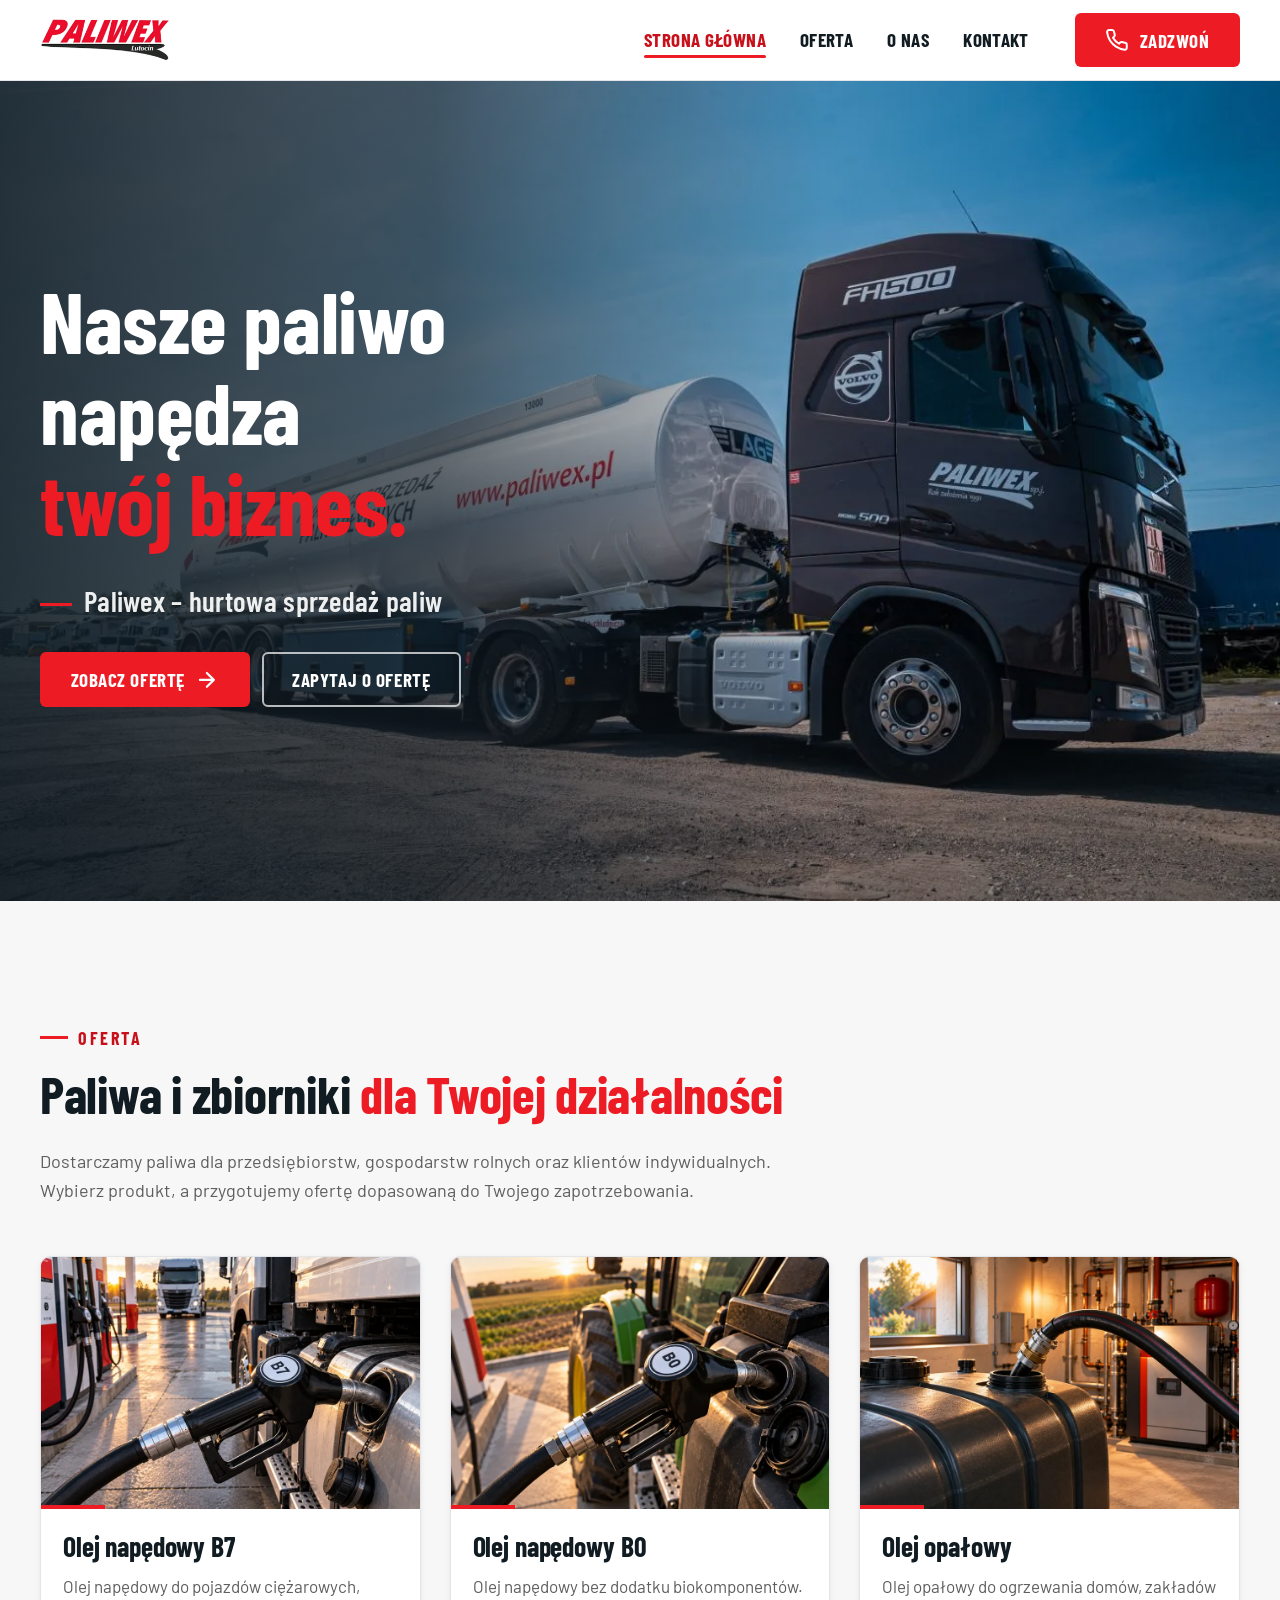
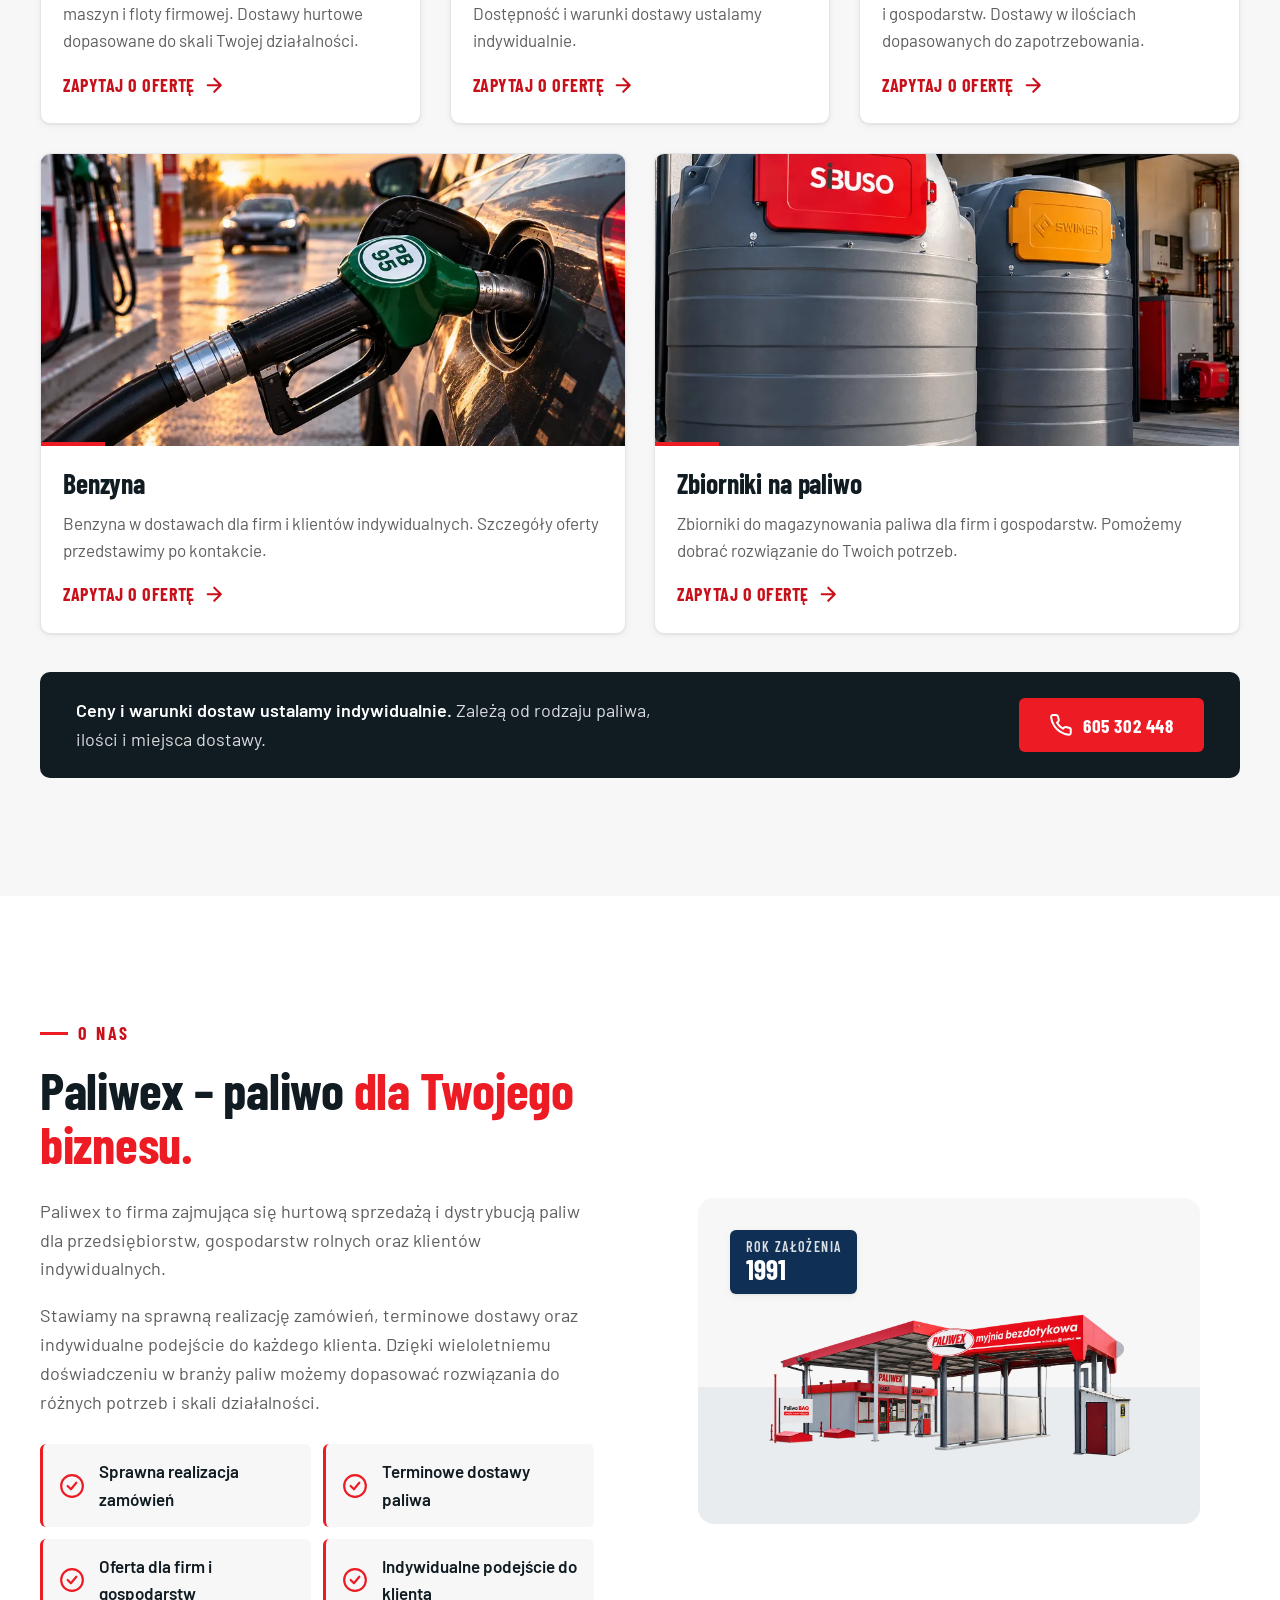
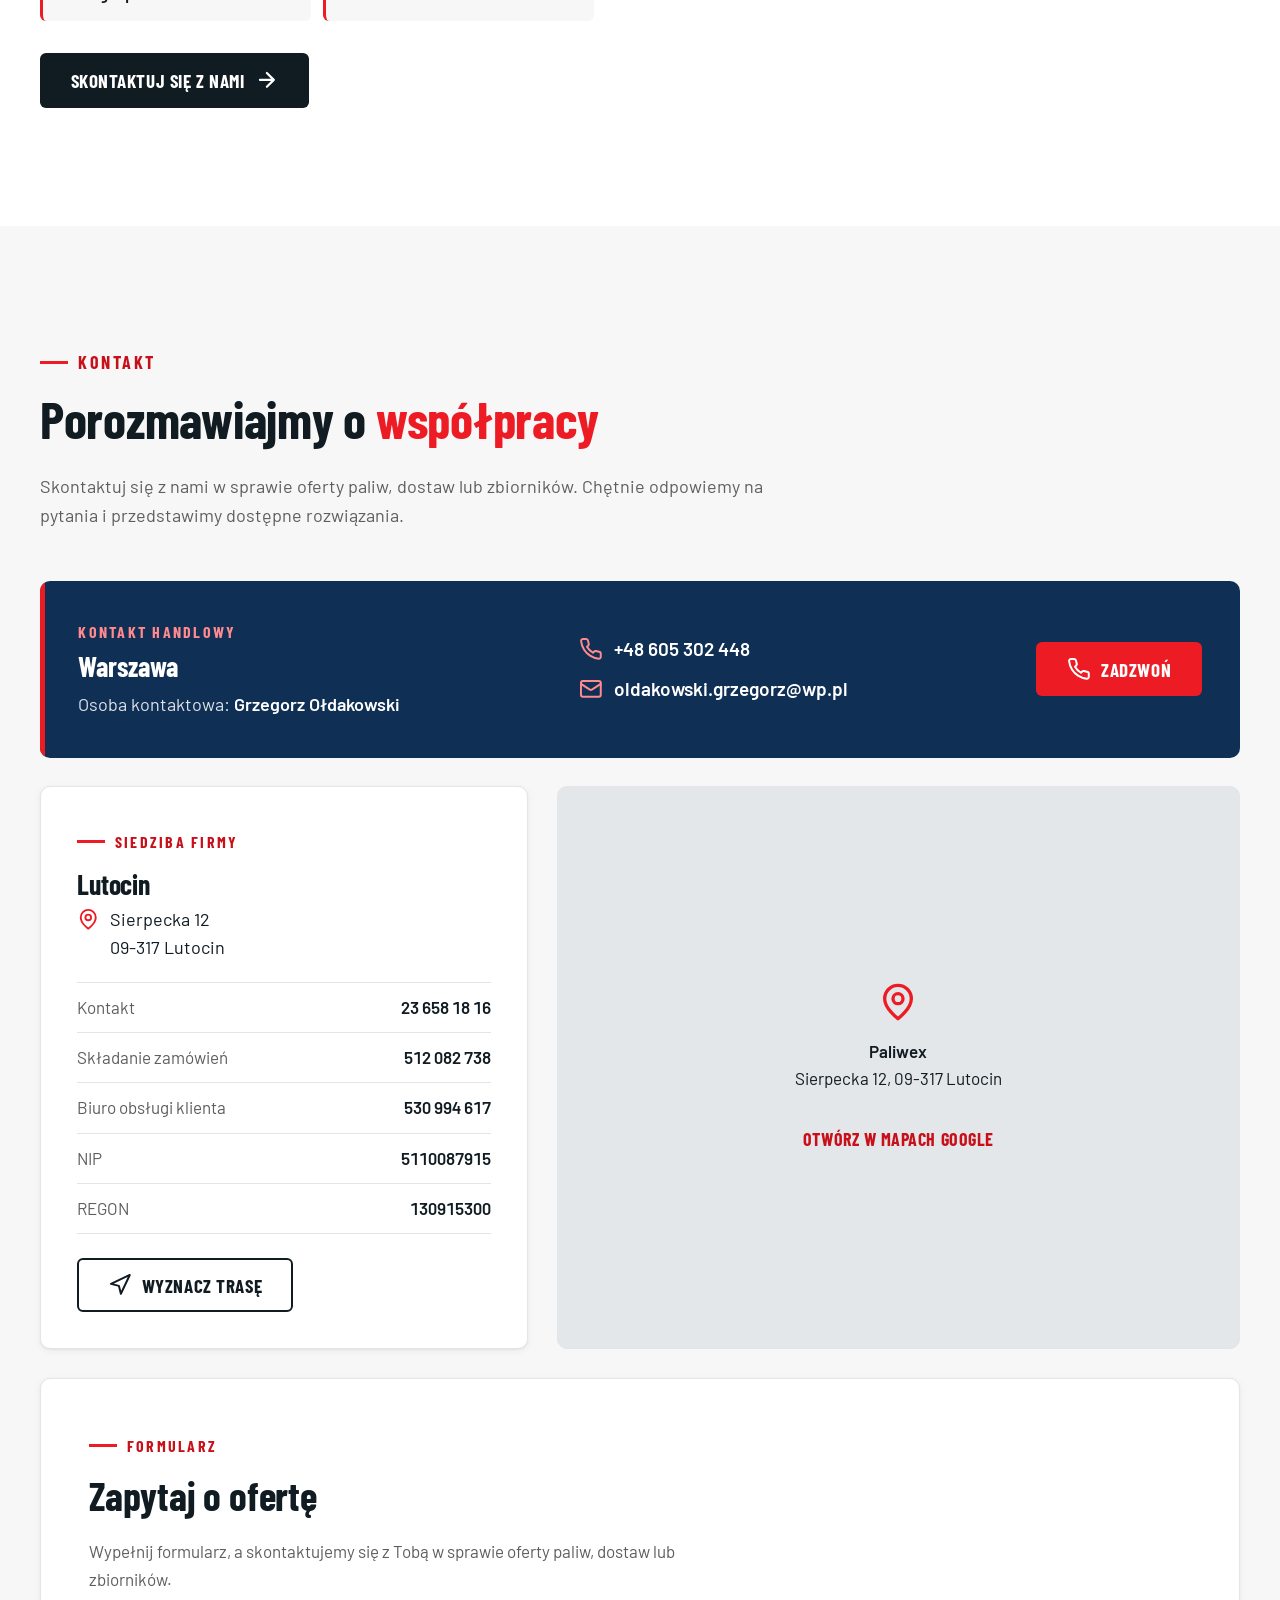
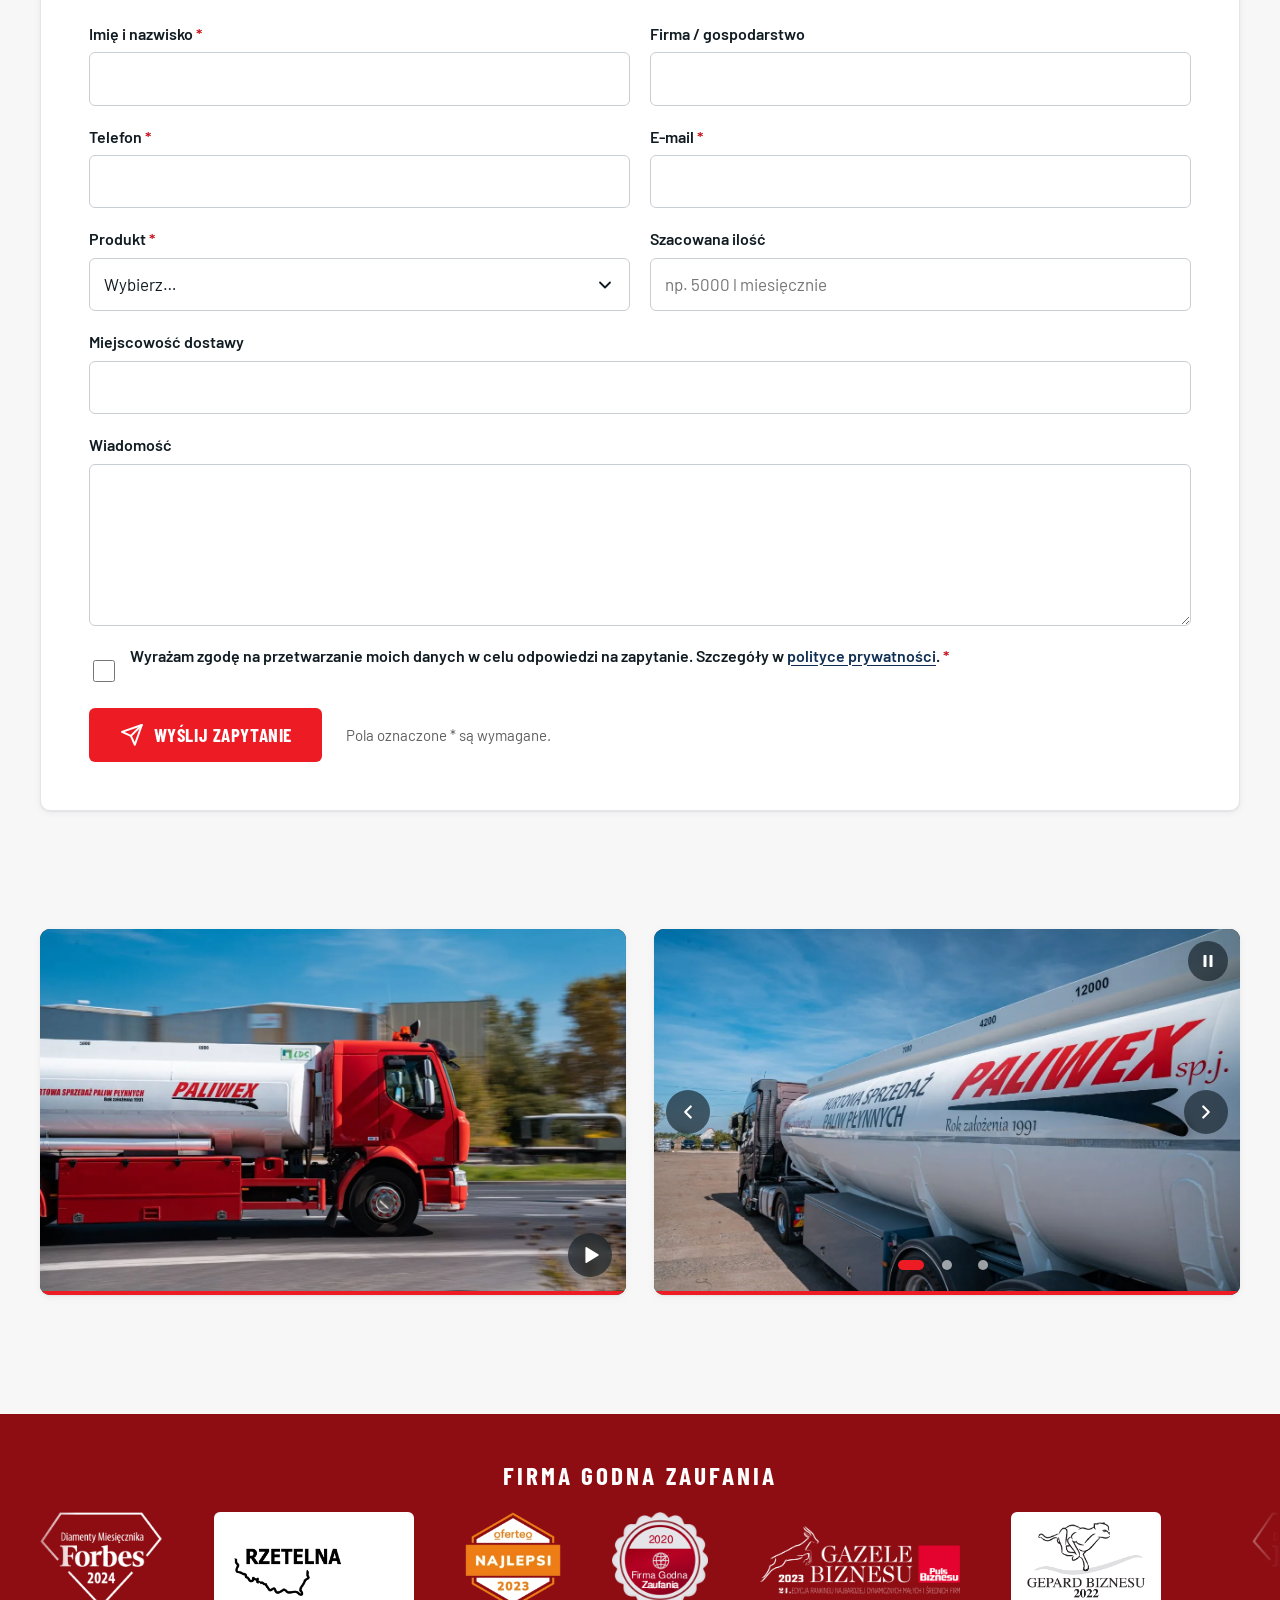
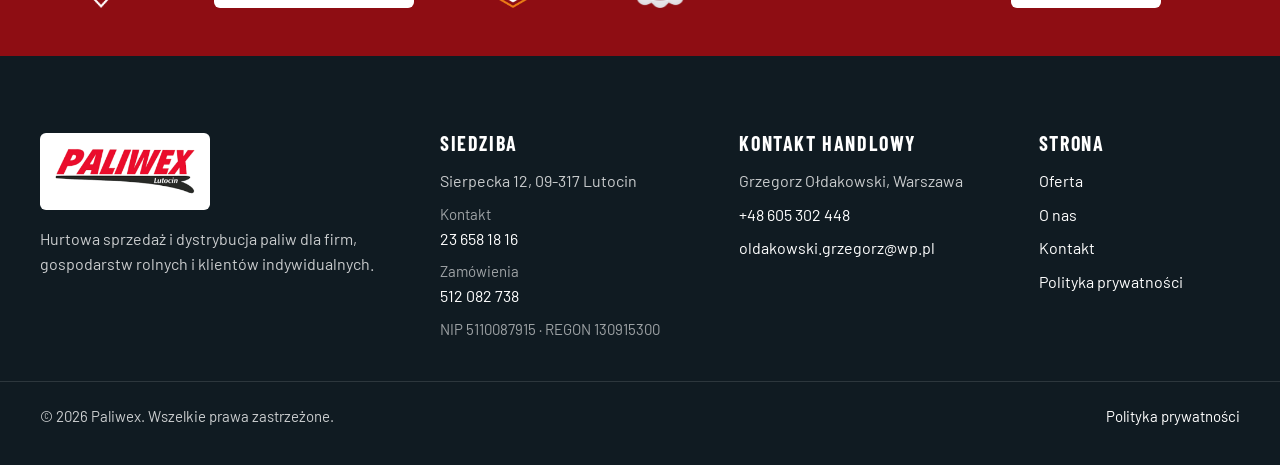
<file: index.html>
<!doctype html>
<html lang="pl">
<head>
  <meta charset="utf-8">
  <meta name="viewport" content="width=device-width, initial-scale=1">
  <title>Paliwex – hurtowa sprzedaż paliw | Lutocin, Warszawa</title>
  <meta name="description" content="Paliwex – hurtowa sprzedaż i dystrybucja paliw: olej napędowy B7 i B0, olej opałowy, benzyna oraz zbiorniki na paliwo. Dostawy dla firm, gospodarstw rolnych i klientów indywidualnych.">
  <link rel="canonical" href="https://www.paliwex.pl/">

  <meta property="og:type" content="website">
  <meta property="og:locale" content="pl_PL">
  <meta property="og:site_name" content="Paliwex">
  <meta property="og:title" content="Paliwex – hurtowa sprzedaż paliw">
  <meta property="og:description" content="Nasze paliwo napędza twój biznes. Olej napędowy, olej opałowy, benzyna i zbiorniki na paliwo – dostawy dla firm i gospodarstw.">
  <meta property="og:url" content="https://www.paliwex.pl/">
  <meta property="og:image" content="https://www.paliwex.pl/assets/images/og-image.jpg">
  <meta property="og:image:width" content="1200">
  <meta property="og:image:height" content="630">
  <meta name="twitter:card" content="summary_large_image">

  <meta name="theme-color" content="#101b22">
  <link rel="icon" href="/assets/icons/favicon.svg" type="image/svg+xml">
  <link rel="icon" href="/assets/icons/favicon-32.png" sizes="32x32" type="image/png">
  <link rel="apple-touch-icon" href="/assets/icons/apple-touch-icon.png">

  <link rel="preload" href="/assets/fonts/barlow-condensed-latin-700-normal.woff2" as="font" type="font/woff2" crossorigin>
  <link rel="preload" href="/assets/images/paliwex-hero-mobile.webp" as="image" type="image/webp" media="(max-width: 899px)" fetchpriority="high">
  <link rel="preload" href="/assets/images/paliwex-hero.webp" as="image" type="image/webp" media="(min-width: 900px)" fetchpriority="high">
  <link rel="stylesheet" href="/css/style.css">
  <script>document.documentElement.classList.add('js')</script>
  <script src="/js/main.js" defer></script>

  <script type="application/ld+json">
  {
    "@context": "https://schema.org",
    "@type": "Organization",
    "name": "Paliwex",
    "url": "https://www.paliwex.pl/",
    "logo": "https://www.paliwex.pl/assets/images/paliwex-logo.png",
    "telephone": "+48 23 658 18 16",
    "taxID": "5110087915",
    "address": {
      "@type": "PostalAddress",
      "streetAddress": "Sierpecka 12",
      "postalCode": "09-317",
      "addressLocality": "Lutocin",
      "addressCountry": "PL"
    }
  }
  </script>
</head>
<body>
  <a class="skip-link" href="#main">Przejdź do treści</a>

  <header class="site-header" id="site-header">
    <div class="container site-header__inner">
      <a class="brand" href="/#start" aria-label="Paliwex – strona główna">
        <img src="/assets/images/paliwex-logo.png" alt="Paliwex Lutocin" width="500" height="200">
      </a>
      <button class="nav-toggle" type="button" aria-expanded="false" aria-controls="site-nav">
        <span class="nav-toggle__bars" aria-hidden="true"></span>
        <span class="visually-hidden">Menu</span>
      </button>
      <nav class="site-nav" id="site-nav" aria-label="Główna nawigacja">
        <ul class="site-nav__list">
          <li><a class="site-nav__link is-active" href="/#start" data-section="start">Strona główna</a></li>
          <li><a class="site-nav__link" href="/#oferta" data-section="oferta">Oferta</a></li>
          <li><a class="site-nav__link" href="/#o-nas" data-section="o-nas">O nas</a></li>
          <li><a class="site-nav__link" href="/#kontakt" data-section="kontakt">Kontakt</a></li>
        </ul>
        <a class="btn btn--primary site-nav__cta" href="tel:+48605302448">
          <svg class="icon" aria-hidden="true"><use href="/assets/icons/sprite.svg#i-phone"></use></svg>
          Zadzwoń
        </a>
      </nav>
    </div>
  </header>

  <main id="main">

    <!-- A. HERO -->
    <section class="hero" id="start" aria-labelledby="hero-title">
      <div class="container hero__content">
        <h1 class="hero__title" id="hero-title">Nasze paliwo napędza <em>twój biznes.</em></h1>
        <p class="hero__lead">Paliwex – hurtowa sprzedaż paliw</p>
        <div class="hero__actions">
          <a class="btn btn--primary" href="/#oferta">
            Zobacz ofertę
            <svg class="icon" aria-hidden="true"><use href="/assets/icons/sprite.svg#i-arrow"></use></svg>
          </a>
          <a class="btn btn--ghost-light" href="/#kontakt">Zapytaj o ofertę</a>
        </div>
      </div>
    </section>

    <!-- B. OFERTA -->
    <section class="section" id="oferta" aria-labelledby="oferta-title">
      <div class="container">
        <div class="section-head reveal">
          <p class="eyebrow">Oferta</p>
          <h2 id="oferta-title">Paliwa i zbiorniki <span class="accent">dla Twojej działalności</span></h2>
          <p>Dostarczamy paliwa dla przedsiębiorstw, gospodarstw rolnych oraz klientów indywidualnych. Wybierz produkt, a przygotujemy ofertę dopasowaną do Twojego zapotrzebowania.</p>
        </div>

        <ul class="offer-grid">
          <li class="reveal">
            <article class="offer-card">
              <div class="offer-card__media">
                <img src="/assets/images/oferta-olej-b7.webp" alt="Pistolet dystrybutora z oznaczeniem B7 w baku ciężarówki" width="900" height="600" loading="lazy" decoding="async">
              </div>
              <div class="offer-card__body">
                <h3>Olej napędowy B7</h3>
                <p>Olej napędowy do pojazdów ciężarowych, maszyn i floty firmowej. Dostawy hurtowe dopasowane do skali Twojej działalności.</p>
                <a class="link-arrow" href="/#kontakt" data-product="Olej napędowy B7">
                  Zapytaj o ofertę
                  <svg class="icon" aria-hidden="true"><use href="/assets/icons/sprite.svg#i-arrow"></use></svg>
                </a>
              </div>
            </article>
          </li>
          <li class="reveal">
            <article class="offer-card">
              <div class="offer-card__media">
                <img src="/assets/images/oferta-olej-b0.webp" alt="Pistolet dystrybutora z oznaczeniem B0 w baku ciągnika rolniczego" width="900" height="600" loading="lazy" decoding="async">
              </div>
              <div class="offer-card__body">
                <h3>Olej napędowy B0</h3>
                <p>Olej napędowy bez dodatku biokomponentów. Dostępność i warunki dostawy ustalamy indywidualnie.</p>
                <a class="link-arrow" href="/#kontakt" data-product="Olej napędowy B0">
                  Zapytaj o ofertę
                  <svg class="icon" aria-hidden="true"><use href="/assets/icons/sprite.svg#i-arrow"></use></svg>
                </a>
              </div>
            </article>
          </li>
          <li class="reveal">
            <article class="offer-card">
              <div class="offer-card__media">
                <img src="/assets/images/oferta-olej-opalowy.webp" alt="Napełnianie zbiornika oleju opałowego w kotłowni" width="900" height="600" loading="lazy" decoding="async">
              </div>
              <div class="offer-card__body">
                <h3>Olej opałowy</h3>
                <p>Olej opałowy do ogrzewania domów, zakładów i gospodarstw. Dostawy w ilościach dopasowanych do zapotrzebowania.</p>
                <a class="link-arrow" href="/#kontakt" data-product="Olej opałowy">
                  Zapytaj o ofertę
                  <svg class="icon" aria-hidden="true"><use href="/assets/icons/sprite.svg#i-arrow"></use></svg>
                </a>
              </div>
            </article>
          </li>
          <li class="reveal">
            <article class="offer-card">
              <div class="offer-card__media">
                <img src="/assets/images/oferta-benzyna.webp" alt="Pistolet dystrybutora z oznaczeniem PB 95 w baku samochodu osobowego" width="900" height="600" loading="lazy" decoding="async">
              </div>
              <div class="offer-card__body">
                <h3>Benzyna</h3>
                <p>Benzyna w dostawach dla firm i klientów indywidualnych. Szczegóły oferty przedstawimy po kontakcie.</p>
                <a class="link-arrow" href="/#kontakt" data-product="Benzyna">
                  Zapytaj o ofertę
                  <svg class="icon" aria-hidden="true"><use href="/assets/icons/sprite.svg#i-arrow"></use></svg>
                </a>
              </div>
            </article>
          </li>
          <li class="reveal">
            <article class="offer-card">
              <div class="offer-card__media">
                <img src="/assets/images/oferta-zbiorniki.webp" alt="Dwa zbiorniki na paliwo ustawione przy budynku" width="900" height="600" loading="lazy" decoding="async">
              </div>
              <div class="offer-card__body">
                <h3>Zbiorniki na paliwo</h3>
                <p>Zbiorniki do magazynowania paliwa dla firm i gospodarstw. Pomożemy dobrać rozwiązanie do Twoich potrzeb.</p>
                <a class="link-arrow" href="/#kontakt" data-product="Zbiorniki na paliwo">
                  Zapytaj o ofertę
                  <svg class="icon" aria-hidden="true"><use href="/assets/icons/sprite.svg#i-arrow"></use></svg>
                </a>
              </div>
            </article>
          </li>
        </ul>

        <div class="offer-note reveal">
          <p><strong>Ceny i warunki dostaw ustalamy indywidualnie.</strong> Zależą od rodzaju paliwa, ilości i miejsca dostawy.</p>
          <a class="btn btn--primary" href="tel:+48605302448">
            <svg class="icon" aria-hidden="true"><use href="/assets/icons/sprite.svg#i-phone"></use></svg>
            605 302 448
          </a>
        </div>
      </div>
    </section>

    <!-- C. O NAS -->
    <section class="section section--white" id="o-nas" aria-labelledby="o-nas-title">
      <div class="container about">
        <div class="about__text reveal">
          <p class="eyebrow">O nas</p>
          <h2 id="o-nas-title">Paliwex – paliwo <span class="accent">dla Twojego biznesu.</span></h2>
          <p>Paliwex to firma zajmująca się hurtową sprzedażą i dystrybucją paliw dla przedsiębiorstw, gospodarstw rolnych oraz klientów indywidualnych.</p>
          <p>Stawiamy na sprawną realizację zamówień, terminowe dostawy oraz indywidualne podejście do każdego klienta. Dzięki wieloletniemu doświadczeniu w branży paliw możemy dopasować rozwiązania do różnych potrzeb i skali działalności.</p>
          <ul class="values">
            <li><svg class="icon" aria-hidden="true"><use href="/assets/icons/sprite.svg#i-check"></use></svg>Sprawna realizacja zamówień</li>
            <li><svg class="icon" aria-hidden="true"><use href="/assets/icons/sprite.svg#i-check"></use></svg>Terminowe dostawy paliwa</li>
            <li><svg class="icon" aria-hidden="true"><use href="/assets/icons/sprite.svg#i-check"></use></svg>Oferta dla firm i gospodarstw</li>
            <li><svg class="icon" aria-hidden="true"><use href="/assets/icons/sprite.svg#i-check"></use></svg>Indywidualne podejście do klienta</li>
          </ul>
          <a class="btn btn--dark" href="/#kontakt">
            Skontaktuj się z nami
            <svg class="icon" aria-hidden="true"><use href="/assets/icons/sprite.svg#i-arrow"></use></svg>
          </a>
        </div>
        <figure class="about__media reveal">
          <img src="/assets/images/stacja-paliwex.webp" alt="Stacja paliw Paliwex z myjnią bezdotykową" width="1400" height="645" loading="lazy" decoding="async">
          <figcaption class="about__badge"><span>Rok założenia</span><strong>1991</strong></figcaption>
        </figure>
      </div>
    </section>

    <!-- D. KONTAKT + E. FORMULARZ -->
    <section class="section" id="kontakt" aria-labelledby="kontakt-title">
      <div class="container">
        <div class="section-head reveal">
          <p class="eyebrow">Kontakt</p>
          <h2 id="kontakt-title">Porozmawiajmy o <span class="accent">współpracy</span></h2>
          <p>Skontaktuj się z nami w sprawie oferty paliw, dostaw lub zbiorników. Chętnie odpowiemy na pytania i przedstawimy dostępne rozwiązania.</p>
        </div>

        <div class="contact-grid">
          <article class="sales-card reveal" aria-labelledby="sales-title">
            <div>
              <p class="sales-card__label">Kontakt handlowy</p>
              <h3 id="sales-title">Warszawa</h3>
              <p class="sales-card__person">Osoba kontaktowa: <strong>Grzegorz Ołdakowski</strong></p>
            </div>
            <div class="sales-card__links">
              <a href="tel:+48605302448"><svg class="icon" aria-hidden="true"><use href="/assets/icons/sprite.svg#i-phone"></use></svg>+48 605 302 448</a>
              <a href="mailto:oldakowski.grzegorz@wp.pl"><svg class="icon" aria-hidden="true"><use href="/assets/icons/sprite.svg#i-mail"></use></svg>oldakowski.grzegorz@wp.pl</a>
            </div>
            <div class="sales-card__cta">
              <a class="btn btn--primary" href="tel:+48605302448">
                <svg class="icon" aria-hidden="true"><use href="/assets/icons/sprite.svg#i-phone"></use></svg>
                Zadzwoń
              </a>
            </div>
          </article>

          <div class="contact-grid contact-grid--hq">
            <article class="card hq-card reveal" aria-labelledby="hq-title">
              <p class="eyebrow">Siedziba firmy</p>
              <h3 id="hq-title">Lutocin</h3>
              <address>
                <svg class="icon" aria-hidden="true"><use href="/assets/icons/sprite.svg#i-pin"></use></svg>
                <span>Sierpecka 12<br>09-317 Lutocin</span>
              </address>
              <ul class="contact-list">
                <li><span>Kontakt</span><a href="tel:+48236581816">23 658 18 16</a></li>
                <li><span>Składanie zamówień</span><a href="tel:+48512082738">512 082 738</a></li>
                <li><span>Biuro obsługi klienta</span><a href="tel:+48530994617">530 994 617</a></li>
                <li><span>NIP</span><strong>5110087915</strong></li>
                <li><span>REGON</span><strong>130915300</strong></li>
              </ul>
              <a class="btn btn--outline" href="https://www.google.com/maps/dir/?api=1&amp;destination=Sierpecka+12%2C+09-317+Lutocin" target="_blank" rel="noopener">
                <svg class="icon" aria-hidden="true"><use href="/assets/icons/sprite.svg#i-route"></use></svg>
                Wyznacz trasę
              </a>
            </article>

            <div class="map reveal" data-map>
              <div class="map__fallback">
                <svg class="icon" aria-hidden="true"><use href="/assets/icons/sprite.svg#i-pin"></use></svg>
                <p><strong>Paliwex</strong><br>Sierpecka 12, 09-317 Lutocin</p>
                <a class="link-arrow" href="https://www.google.com/maps/search/?api=1&amp;query=Sierpecka+12%2C+09-317+Lutocin" target="_blank" rel="noopener">Otwórz w Mapach Google</a>
              </div>
            </div>
          </div>
        </div>

        <div class="card form-card reveal" id="zapytanie">
          <div class="form-card__head">
            <p class="eyebrow">Formularz</p>
            <h3>Zapytaj o ofertę</h3>
            <p>Wypełnij formularz, a skontaktujemy się z Tobą w sprawie oferty paliw, dostaw lub zbiorników.</p>
          </div>

          <form class="quote-form" data-quote-form novalidate>
            <div class="form-grid">
              <div class="field">
                <label for="f-name">Imię i nazwisko <span class="req" aria-hidden="true">*</span></label>
                <input id="f-name" name="name" type="text" autocomplete="name" required maxlength="120">
                <span class="field__error" aria-live="polite"></span>
              </div>
              <div class="field">
                <label for="f-company">Firma / gospodarstwo</label>
                <input id="f-company" name="company" type="text" autocomplete="organization" maxlength="160">
                <span class="field__error" aria-live="polite"></span>
              </div>
              <div class="field">
                <label for="f-phone">Telefon <span class="req" aria-hidden="true">*</span></label>
                <input id="f-phone" name="phone" type="tel" autocomplete="tel" inputmode="tel" required maxlength="30" pattern="[\d\s\+\(\)\-]{9,}">
                <span class="field__error" aria-live="polite"></span>
              </div>
              <div class="field">
                <label for="f-email">E-mail <span class="req" aria-hidden="true">*</span></label>
                <input id="f-email" name="email" type="email" autocomplete="email" required maxlength="160">
                <span class="field__error" aria-live="polite"></span>
              </div>
              <div class="field">
                <label for="f-product">Produkt <span class="req" aria-hidden="true">*</span></label>
                <select id="f-product" name="product" required>
                  <option value="">Wybierz…</option>
                  <option>Olej napędowy B7</option>
                  <option>Olej napędowy B0</option>
                  <option>Olej opałowy</option>
                  <option>Benzyna</option>
                  <option>Zbiorniki na paliwo</option>
                  <option>Inne / kilka produktów</option>
                </select>
                <span class="field__error" aria-live="polite"></span>
              </div>
              <div class="field">
                <label for="f-quantity">Szacowana ilość</label>
                <input id="f-quantity" name="quantity" type="text" maxlength="80" placeholder="np. 5000 l miesięcznie">
                <span class="field__error" aria-live="polite"></span>
              </div>
              <div class="field field--full">
                <label for="f-location">Miejscowość dostawy</label>
                <input id="f-location" name="location" type="text" autocomplete="address-level2" maxlength="120">
                <span class="field__error" aria-live="polite"></span>
              </div>
              <div class="field field--full">
                <label for="f-message">Wiadomość</label>
                <textarea id="f-message" name="message" rows="5" maxlength="3000"></textarea>
                <span class="field__error" aria-live="polite"></span>
              </div>

              <div class="hp-field" aria-hidden="true">
                <label for="f-website">Strona www (zostaw puste)</label>
                <input id="f-website" name="website" type="text" tabindex="-1" autocomplete="off">
              </div>

              <div class="field field--full">
                <label class="consent">
                  <input type="checkbox" name="consent" value="tak" required>
                  <span>Wyrażam zgodę na przetwarzanie moich danych w celu odpowiedzi na zapytanie. Szczegóły w <a href="/polityka-prywatnosci/">polityce prywatności</a>. <span class="req" aria-hidden="true">*</span></span>
                </label>
                <span class="field__error" aria-live="polite"></span>
              </div>
            </div>

            <div class="form-actions">
              <button class="btn btn--primary" type="submit">
                <svg class="icon" aria-hidden="true"><use href="/assets/icons/sprite.svg#i-send"></use></svg>
                <span data-label>Wyślij zapytanie</span>
              </button>
              <small>Pola oznaczone <span class="req">*</span> są wymagane.</small>
            </div>

            <div class="form-status" role="status" aria-live="polite" hidden></div>
            <noscript><p class="form-status form-status--info">Formularz wymaga włączonej obsługi JavaScript. Możesz też zadzwonić: <a href="tel:+48605302448">605 302 448</a>.</p></noscript>
          </form>
        </div>
      </div>
    </section>

    <!-- F. FILM + GALERIA -->
    <section class="media-section" aria-label="Film i galeria zdjęć">
      <div class="container media-grid">
        <div class="media-tile reveal">
          <video class="promo-video" muted loop playsinline preload="none" data-src="/assets/videos/paliwex-promo.mp4" aria-label="Film promocyjny Paliwex">
            Twoja przeglądarka nie obsługuje odtwarzania wideo.
          </video>
          <img class="media-tile__fallback" src="/assets/images/paliwex-foto2.webp" alt="Cysterna Paliwex w trasie" width="1300" height="867" loading="lazy" decoding="async" hidden>
          <noscript>
            <video src="/assets/videos/paliwex-promo.mp4" controls muted playsinline preload="metadata" style="position:absolute;inset:0;width:100%;height:100%;object-fit:cover"></video>
          </noscript>
          <button class="video-toggle" type="button" aria-label="Zatrzymaj film" hidden>
            <svg class="icon" aria-hidden="true"><use href="/assets/icons/sprite.svg#i-pause"></use></svg>
          </button>
        </div>

        <div class="media-tile carousel reveal" data-carousel role="region" aria-roledescription="karuzela" aria-label="Zdjęcia floty Paliwex">
          <ul class="carousel__track" aria-live="off">
            <li class="carousel__slide" role="group" aria-roledescription="slajd" aria-label="1 z 3">
              <img src="/assets/images/paliwex-foto1.webp" alt="Naczepa cysterna Paliwex z napisem Hurtowa sprzedaż paliw płynnych" width="1300" height="867" loading="lazy" decoding="async">
            </li>
            <li class="carousel__slide" role="group" aria-roledescription="slajd" aria-label="2 z 3">
              <img src="/assets/images/paliwex-foto2.webp" alt="Czerwona cysterna Paliwex w trasie" width="1300" height="867" loading="lazy" decoding="async">
            </li>
            <li class="carousel__slide" role="group" aria-roledescription="slajd" aria-label="3 z 3">
              <img src="/assets/images/paliwex-hero.webp" alt="Ciągnik Volvo z naczepą cysterną Paliwex" width="1300" height="867" loading="lazy" decoding="async">
            </li>
          </ul>
          <button class="carousel__btn carousel__btn--prev" type="button" aria-label="Poprzednie zdjęcie">
            <svg class="icon" aria-hidden="true"><use href="/assets/icons/sprite.svg#i-prev"></use></svg>
          </button>
          <button class="carousel__btn carousel__btn--next" type="button" aria-label="Następne zdjęcie">
            <svg class="icon" aria-hidden="true"><use href="/assets/icons/sprite.svg#i-next"></use></svg>
          </button>
          <button class="carousel__btn carousel__pause" type="button" aria-label="Zatrzymaj automatyczne przewijanie">
            <svg class="icon" aria-hidden="true"><use href="/assets/icons/sprite.svg#i-pause"></use></svg>
          </button>
          <div class="carousel__bar" role="group" aria-label="Wybierz zdjęcie"></div>
        </div>
      </div>
    </section>

    <!-- G. WYRÓŻNIENIA -->
    <section class="awards" aria-labelledby="awards-title">
      <h2 class="awards__title" id="awards-title">Firma godna zaufania</h2>
      <div class="marquee">
        <div class="marquee__track">
          <ul class="marquee__group">
            <li class="award"><img src="/assets/images/award-diamenty-forbes.png" alt="Diamenty Forbesa" width="316" height="248" loading="lazy"></li>
            <li class="award award--plate award--wide"><img src="/assets/images/award-rzetelna-firma.png" alt="Rzetelna Firma" width="288" height="123" loading="lazy"></li>
            <li class="award"><img src="/assets/images/award-najlepsi-oferteo.webp" alt="Najlepsi 2023 – Oferteo" width="300" height="300" loading="lazy"></li>
            <li class="award"><img src="/assets/images/award-firma-godna-zaufania.png" alt="Firma Godna Zaufania 2020" width="120" height="120" loading="lazy"></li>
            <li class="award award--wide"><img src="/assets/images/award-gazele-biznesu.png" alt="Gazele Biznesu – Puls Biznesu" width="500" height="171" loading="lazy"></li>
            <li class="award award--plate"><img src="/assets/images/award-gepard-biznesu-2022.png" alt="Gepard Biznesu 2022" width="385" height="247" loading="lazy"></li>
          </ul>
          <ul class="marquee__group" aria-hidden="true">
            <li class="award"><img src="/assets/images/award-diamenty-forbes.png" alt="" width="316" height="248" loading="lazy"></li>
            <li class="award award--plate award--wide"><img src="/assets/images/award-rzetelna-firma.png" alt="" width="288" height="123" loading="lazy"></li>
            <li class="award"><img src="/assets/images/award-najlepsi-oferteo.webp" alt="" width="300" height="300" loading="lazy"></li>
            <li class="award"><img src="/assets/images/award-firma-godna-zaufania.png" alt="" width="120" height="120" loading="lazy"></li>
            <li class="award award--wide"><img src="/assets/images/award-gazele-biznesu.png" alt="" width="500" height="171" loading="lazy"></li>
            <li class="award award--plate"><img src="/assets/images/award-gepard-biznesu-2022.png" alt="" width="385" height="247" loading="lazy"></li>
          </ul>
          <ul class="marquee__group" aria-hidden="true">
            <li class="award"><img src="/assets/images/award-diamenty-forbes.png" alt="" width="316" height="248" loading="lazy"></li>
            <li class="award award--plate award--wide"><img src="/assets/images/award-rzetelna-firma.png" alt="" width="288" height="123" loading="lazy"></li>
            <li class="award"><img src="/assets/images/award-najlepsi-oferteo.webp" alt="" width="300" height="300" loading="lazy"></li>
            <li class="award"><img src="/assets/images/award-firma-godna-zaufania.png" alt="" width="120" height="120" loading="lazy"></li>
            <li class="award award--wide"><img src="/assets/images/award-gazele-biznesu.png" alt="" width="500" height="171" loading="lazy"></li>
            <li class="award award--plate"><img src="/assets/images/award-gepard-biznesu-2022.png" alt="" width="385" height="247" loading="lazy"></li>
          </ul>
        </div>
      </div>
    </section>

  </main>

  <footer class="site-footer">
    <div class="container footer-grid">
      <div class="footer-brand">
        <img src="/assets/images/paliwex-logo.png" alt="Paliwex" width="500" height="200" loading="lazy">
        <p>Hurtowa sprzedaż i dystrybucja paliw dla firm, gospodarstw rolnych i klientów indywidualnych.</p>
      </div>
      <div>
        <h2>Siedziba</h2>
        <ul class="footer-list">
          <li>Sierpecka 12, 09-317 Lutocin</li>
          <li><span>Kontakt</span><a href="tel:+48236581816">23 658 18 16</a></li>
          <li><span>Zamówienia</span><a href="tel:+48512082738">512 082 738</a></li>
          <li><span>NIP 5110087915 · REGON 130915300</span></li>
        </ul>
      </div>
      <div>
        <h2>Kontakt handlowy</h2>
        <ul class="footer-list">
          <li>Grzegorz Ołdakowski, Warszawa</li>
          <li><a href="tel:+48605302448">+48 605 302 448</a></li>
          <li><a href="mailto:oldakowski.grzegorz@wp.pl">oldakowski.grzegorz@wp.pl</a></li>
        </ul>
      </div>
      <div>
        <h2>Strona</h2>
        <ul class="footer-list">
          <li><a href="/oferta/">Oferta</a></li>
          <li><a href="/o-nas/">O nas</a></li>
          <li><a href="/kontakt/">Kontakt</a></li>
          <li><a href="/polityka-prywatnosci/">Polityka prywatności</a></li>
        </ul>
      </div>
    </div>
    <div class="container footer-bottom">
      <p>© <span data-year>2026</span> Paliwex. Wszelkie prawa zastrzeżone.</p>
      <p><a href="/polityka-prywatnosci/">Polityka prywatności</a></p>
    </div>
  </footer>
</body>
</html>
</file>
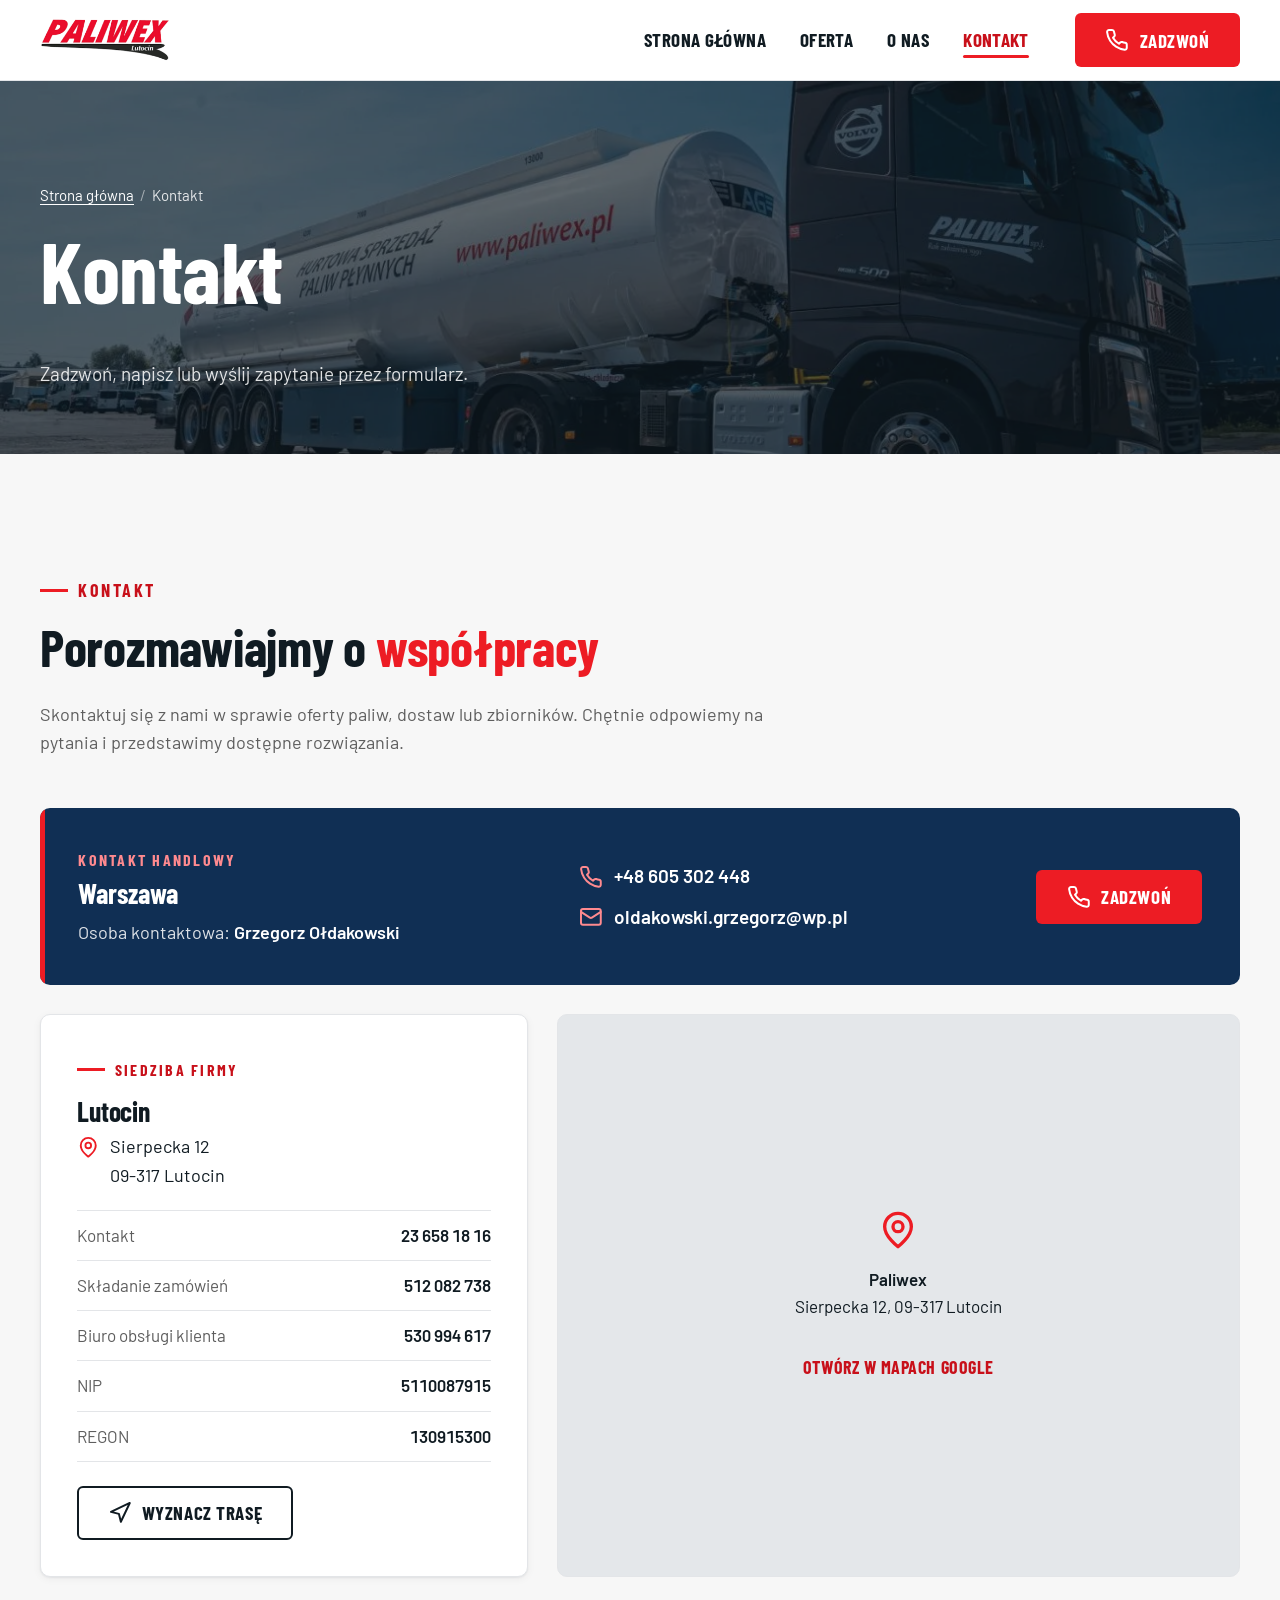
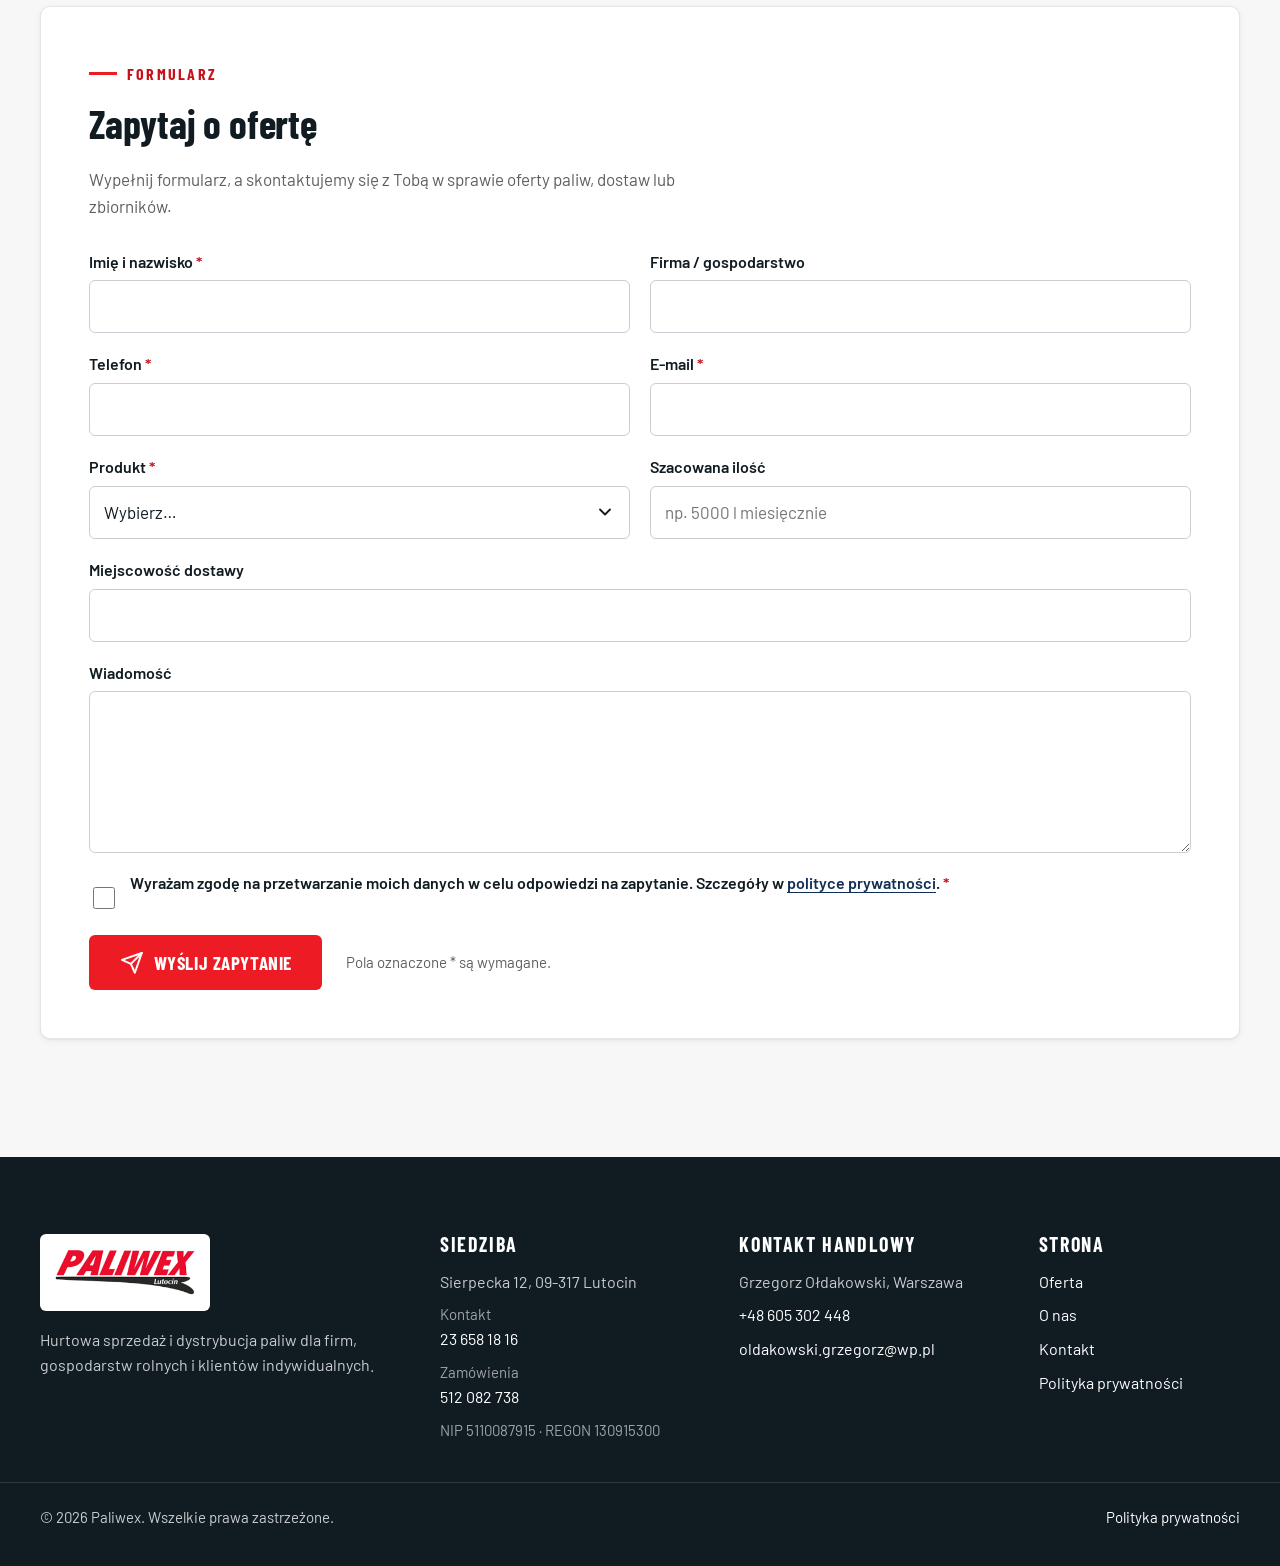
<file: kontakt/index.html>
<!doctype html>
<html lang="pl">
<head>
  <meta charset="utf-8">
  <meta name="viewport" content="width=device-width, initial-scale=1">
  <title>Kontakt – Paliwex, Sierpecka 12, 09-317 Lutocin</title>
  <meta name="description" content="Skontaktuj się z Paliwex w sprawie oferty paliw, dostaw lub zbiorników. Telefony, adres siedziby w Lutocinie, mapa dojazdu i formularz zapytania ofertowego.">
  <link rel="canonical" href="https://www.paliwex.pl/kontakt/">

  <meta property="og:type" content="website">
  <meta property="og:locale" content="pl_PL">
  <meta property="og:site_name" content="Paliwex">
  <meta property="og:title" content="Kontakt – Paliwex, Sierpecka 12, 09-317 Lutocin">
  <meta property="og:description" content="Skontaktuj się z Paliwex w sprawie oferty paliw, dostaw lub zbiorników. Telefony, adres siedziby w Lutocinie, mapa dojazdu i formularz zapytania ofertowego.">
  <meta property="og:url" content="https://www.paliwex.pl/kontakt/">
  <meta property="og:image" content="https://www.paliwex.pl/assets/images/og-image.jpg">
  <meta property="og:image:width" content="1200">
  <meta property="og:image:height" content="630">
  <meta name="twitter:card" content="summary_large_image">

  <meta name="theme-color" content="#101b22">
  <link rel="icon" href="/assets/icons/favicon.svg" type="image/svg+xml">
  <link rel="icon" href="/assets/icons/favicon-32.png" sizes="32x32" type="image/png">
  <link rel="apple-touch-icon" href="/assets/icons/apple-touch-icon.png">

  <link rel="preload" href="/assets/fonts/barlow-condensed-latin-700-normal.woff2" as="font" type="font/woff2" crossorigin>
  <link rel="stylesheet" href="/css/style.css">
  <script>document.documentElement.classList.add('js')</script>
  <script src="/js/main.js" defer></script>
</head>
<body>
  <a class="skip-link" href="#main">Przejdź do treści</a>

  <header class="site-header" id="site-header">
    <div class="container site-header__inner">
      <a class="brand" href="/#start" aria-label="Paliwex – strona główna">
        <img src="/assets/images/paliwex-logo.png" alt="Paliwex Lutocin" width="500" height="200">
      </a>
      <button class="nav-toggle" type="button" aria-expanded="false" aria-controls="site-nav">
        <span class="nav-toggle__bars" aria-hidden="true"></span>
        <span class="visually-hidden">Menu</span>
      </button>
      <nav class="site-nav" id="site-nav" aria-label="Główna nawigacja">
        <ul class="site-nav__list">
          <li><a class="site-nav__link" href="/#start" data-section="start">Strona główna</a></li>
          <li><a class="site-nav__link" href="/#oferta" data-section="oferta">Oferta</a></li>
          <li><a class="site-nav__link" href="/#o-nas" data-section="o-nas">O nas</a></li>
          <li><a class="site-nav__link is-active" href="/#kontakt" data-section="kontakt" aria-current="page">Kontakt</a></li>
        </ul>
        <a class="btn btn--primary site-nav__cta" href="tel:+48605302448">
          <svg class="icon" aria-hidden="true"><use href="/assets/icons/sprite.svg#i-phone"></use></svg>
          Zadzwoń
        </a>
      </nav>
    </div>
  </header>

  <main id="main">
    <section class="page-hero" style="--page-hero-img: url('/assets/images/paliwex-hero.webp')">
      <div class="container">
        <nav class="breadcrumbs" aria-label="Okruszki">
          <ol>
            <li><a href="/">Strona główna</a></li>
            <li aria-current="page">Kontakt</li>
          </ol>
        </nav>
        <h1>Kontakt</h1>
        <p>Zadzwoń, napisz lub wyślij zapytanie przez formularz.</p>
      </div>
    </section>

    <!-- D. KONTAKT + E. FORMULARZ -->
    <section class="section" id="kontakt" aria-labelledby="kontakt-title">
      <div class="container">
        <div class="section-head reveal">
          <p class="eyebrow">Kontakt</p>
          <h2 id="kontakt-title">Porozmawiajmy o <span class="accent">współpracy</span></h2>
          <p>Skontaktuj się z nami w sprawie oferty paliw, dostaw lub zbiorników. Chętnie odpowiemy na pytania i przedstawimy dostępne rozwiązania.</p>
        </div>

        <div class="contact-grid">
          <article class="sales-card reveal" aria-labelledby="sales-title">
            <div>
              <p class="sales-card__label">Kontakt handlowy</p>
              <h3 id="sales-title">Warszawa</h3>
              <p class="sales-card__person">Osoba kontaktowa: <strong>Grzegorz Ołdakowski</strong></p>
            </div>
            <div class="sales-card__links">
              <a href="tel:+48605302448"><svg class="icon" aria-hidden="true"><use href="/assets/icons/sprite.svg#i-phone"></use></svg>+48 605 302 448</a>
              <a href="mailto:oldakowski.grzegorz@wp.pl"><svg class="icon" aria-hidden="true"><use href="/assets/icons/sprite.svg#i-mail"></use></svg>oldakowski.grzegorz@wp.pl</a>
            </div>
            <div class="sales-card__cta">
              <a class="btn btn--primary" href="tel:+48605302448">
                <svg class="icon" aria-hidden="true"><use href="/assets/icons/sprite.svg#i-phone"></use></svg>
                Zadzwoń
              </a>
            </div>
          </article>

          <div class="contact-grid contact-grid--hq">
            <article class="card hq-card reveal" aria-labelledby="hq-title">
              <p class="eyebrow">Siedziba firmy</p>
              <h3 id="hq-title">Lutocin</h3>
              <address>
                <svg class="icon" aria-hidden="true"><use href="/assets/icons/sprite.svg#i-pin"></use></svg>
                <span>Sierpecka 12<br>09-317 Lutocin</span>
              </address>
              <ul class="contact-list">
                <li><span>Kontakt</span><a href="tel:+48236581816">23 658 18 16</a></li>
                <li><span>Składanie zamówień</span><a href="tel:+48512082738">512 082 738</a></li>
                <li><span>Biuro obsługi klienta</span><a href="tel:+48530994617">530 994 617</a></li>
                <li><span>NIP</span><strong>5110087915</strong></li>
                <li><span>REGON</span><strong>130915300</strong></li>
              </ul>
              <a class="btn btn--outline" href="https://www.google.com/maps/dir/?api=1&amp;destination=Sierpecka+12%2C+09-317+Lutocin" target="_blank" rel="noopener">
                <svg class="icon" aria-hidden="true"><use href="/assets/icons/sprite.svg#i-route"></use></svg>
                Wyznacz trasę
              </a>
            </article>

            <div class="map reveal" data-map>
              <div class="map__fallback">
                <svg class="icon" aria-hidden="true"><use href="/assets/icons/sprite.svg#i-pin"></use></svg>
                <p><strong>Paliwex</strong><br>Sierpecka 12, 09-317 Lutocin</p>
                <a class="link-arrow" href="https://www.google.com/maps/search/?api=1&amp;query=Sierpecka+12%2C+09-317+Lutocin" target="_blank" rel="noopener">Otwórz w Mapach Google</a>
              </div>
            </div>
          </div>
        </div>

        <div class="card form-card reveal" id="zapytanie">
          <div class="form-card__head">
            <p class="eyebrow">Formularz</p>
            <h3>Zapytaj o ofertę</h3>
            <p>Wypełnij formularz, a skontaktujemy się z Tobą w sprawie oferty paliw, dostaw lub zbiorników.</p>
          </div>

          <form class="quote-form" data-quote-form novalidate>
            <div class="form-grid">
              <div class="field">
                <label for="f-name">Imię i nazwisko <span class="req" aria-hidden="true">*</span></label>
                <input id="f-name" name="name" type="text" autocomplete="name" required maxlength="120">
                <span class="field__error" aria-live="polite"></span>
              </div>
              <div class="field">
                <label for="f-company">Firma / gospodarstwo</label>
                <input id="f-company" name="company" type="text" autocomplete="organization" maxlength="160">
                <span class="field__error" aria-live="polite"></span>
              </div>
              <div class="field">
                <label for="f-phone">Telefon <span class="req" aria-hidden="true">*</span></label>
                <input id="f-phone" name="phone" type="tel" autocomplete="tel" inputmode="tel" required maxlength="30" pattern="[\d\s\+\(\)\-]{9,}">
                <span class="field__error" aria-live="polite"></span>
              </div>
              <div class="field">
                <label for="f-email">E-mail <span class="req" aria-hidden="true">*</span></label>
                <input id="f-email" name="email" type="email" autocomplete="email" required maxlength="160">
                <span class="field__error" aria-live="polite"></span>
              </div>
              <div class="field">
                <label for="f-product">Produkt <span class="req" aria-hidden="true">*</span></label>
                <select id="f-product" name="product" required>
                  <option value="">Wybierz…</option>
                  <option>Olej napędowy B7</option>
                  <option>Olej napędowy B0</option>
                  <option>Olej opałowy</option>
                  <option>Benzyna</option>
                  <option>Zbiorniki na paliwo</option>
                  <option>Inne / kilka produktów</option>
                </select>
                <span class="field__error" aria-live="polite"></span>
              </div>
              <div class="field">
                <label for="f-quantity">Szacowana ilość</label>
                <input id="f-quantity" name="quantity" type="text" maxlength="80" placeholder="np. 5000 l miesięcznie">
                <span class="field__error" aria-live="polite"></span>
              </div>
              <div class="field field--full">
                <label for="f-location">Miejscowość dostawy</label>
                <input id="f-location" name="location" type="text" autocomplete="address-level2" maxlength="120">
                <span class="field__error" aria-live="polite"></span>
              </div>
              <div class="field field--full">
                <label for="f-message">Wiadomość</label>
                <textarea id="f-message" name="message" rows="5" maxlength="3000"></textarea>
                <span class="field__error" aria-live="polite"></span>
              </div>

              <div class="hp-field" aria-hidden="true">
                <label for="f-website">Strona www (zostaw puste)</label>
                <input id="f-website" name="website" type="text" tabindex="-1" autocomplete="off">
              </div>

              <div class="field field--full">
                <label class="consent">
                  <input type="checkbox" name="consent" value="tak" required>
                  <span>Wyrażam zgodę na przetwarzanie moich danych w celu odpowiedzi na zapytanie. Szczegóły w <a href="/polityka-prywatnosci/">polityce prywatności</a>. <span class="req" aria-hidden="true">*</span></span>
                </label>
                <span class="field__error" aria-live="polite"></span>
              </div>
            </div>

            <div class="form-actions">
              <button class="btn btn--primary" type="submit">
                <svg class="icon" aria-hidden="true"><use href="/assets/icons/sprite.svg#i-send"></use></svg>
                <span data-label>Wyślij zapytanie</span>
              </button>
              <small>Pola oznaczone <span class="req">*</span> są wymagane.</small>
            </div>

            <div class="form-status" role="status" aria-live="polite" hidden></div>
            <noscript><p class="form-status form-status--info">Formularz wymaga włączonej obsługi JavaScript. Możesz też zadzwonić: <a href="tel:+48605302448">605 302 448</a>.</p></noscript>
          </form>
        </div>
      </div>
    </section>

  </main>

  <footer class="site-footer">
    <div class="container footer-grid">
      <div class="footer-brand">
        <img src="/assets/images/paliwex-logo.png" alt="Paliwex" width="500" height="200" loading="lazy">
        <p>Hurtowa sprzedaż i dystrybucja paliw dla firm, gospodarstw rolnych i klientów indywidualnych.</p>
      </div>
      <div>
        <h2>Siedziba</h2>
        <ul class="footer-list">
          <li>Sierpecka 12, 09-317 Lutocin</li>
          <li><span>Kontakt</span><a href="tel:+48236581816">23 658 18 16</a></li>
          <li><span>Zamówienia</span><a href="tel:+48512082738">512 082 738</a></li>
          <li><span>NIP 5110087915 · REGON 130915300</span></li>
        </ul>
      </div>
      <div>
        <h2>Kontakt handlowy</h2>
        <ul class="footer-list">
          <li>Grzegorz Ołdakowski, Warszawa</li>
          <li><a href="tel:+48605302448">+48 605 302 448</a></li>
          <li><a href="mailto:oldakowski.grzegorz@wp.pl">oldakowski.grzegorz@wp.pl</a></li>
        </ul>
      </div>
      <div>
        <h2>Strona</h2>
        <ul class="footer-list">
          <li><a href="/oferta/">Oferta</a></li>
          <li><a href="/o-nas/">O nas</a></li>
          <li><a href="/kontakt/">Kontakt</a></li>
          <li><a href="/polityka-prywatnosci/">Polityka prywatności</a></li>
        </ul>
      </div>
    </div>
    <div class="container footer-bottom">
      <p>© <span data-year>2026</span> Paliwex. Wszelkie prawa zastrzeżone.</p>
      <p><a href="/polityka-prywatnosci/">Polityka prywatności</a></p>
    </div>
  </footer>
</body>
</html>
</file>
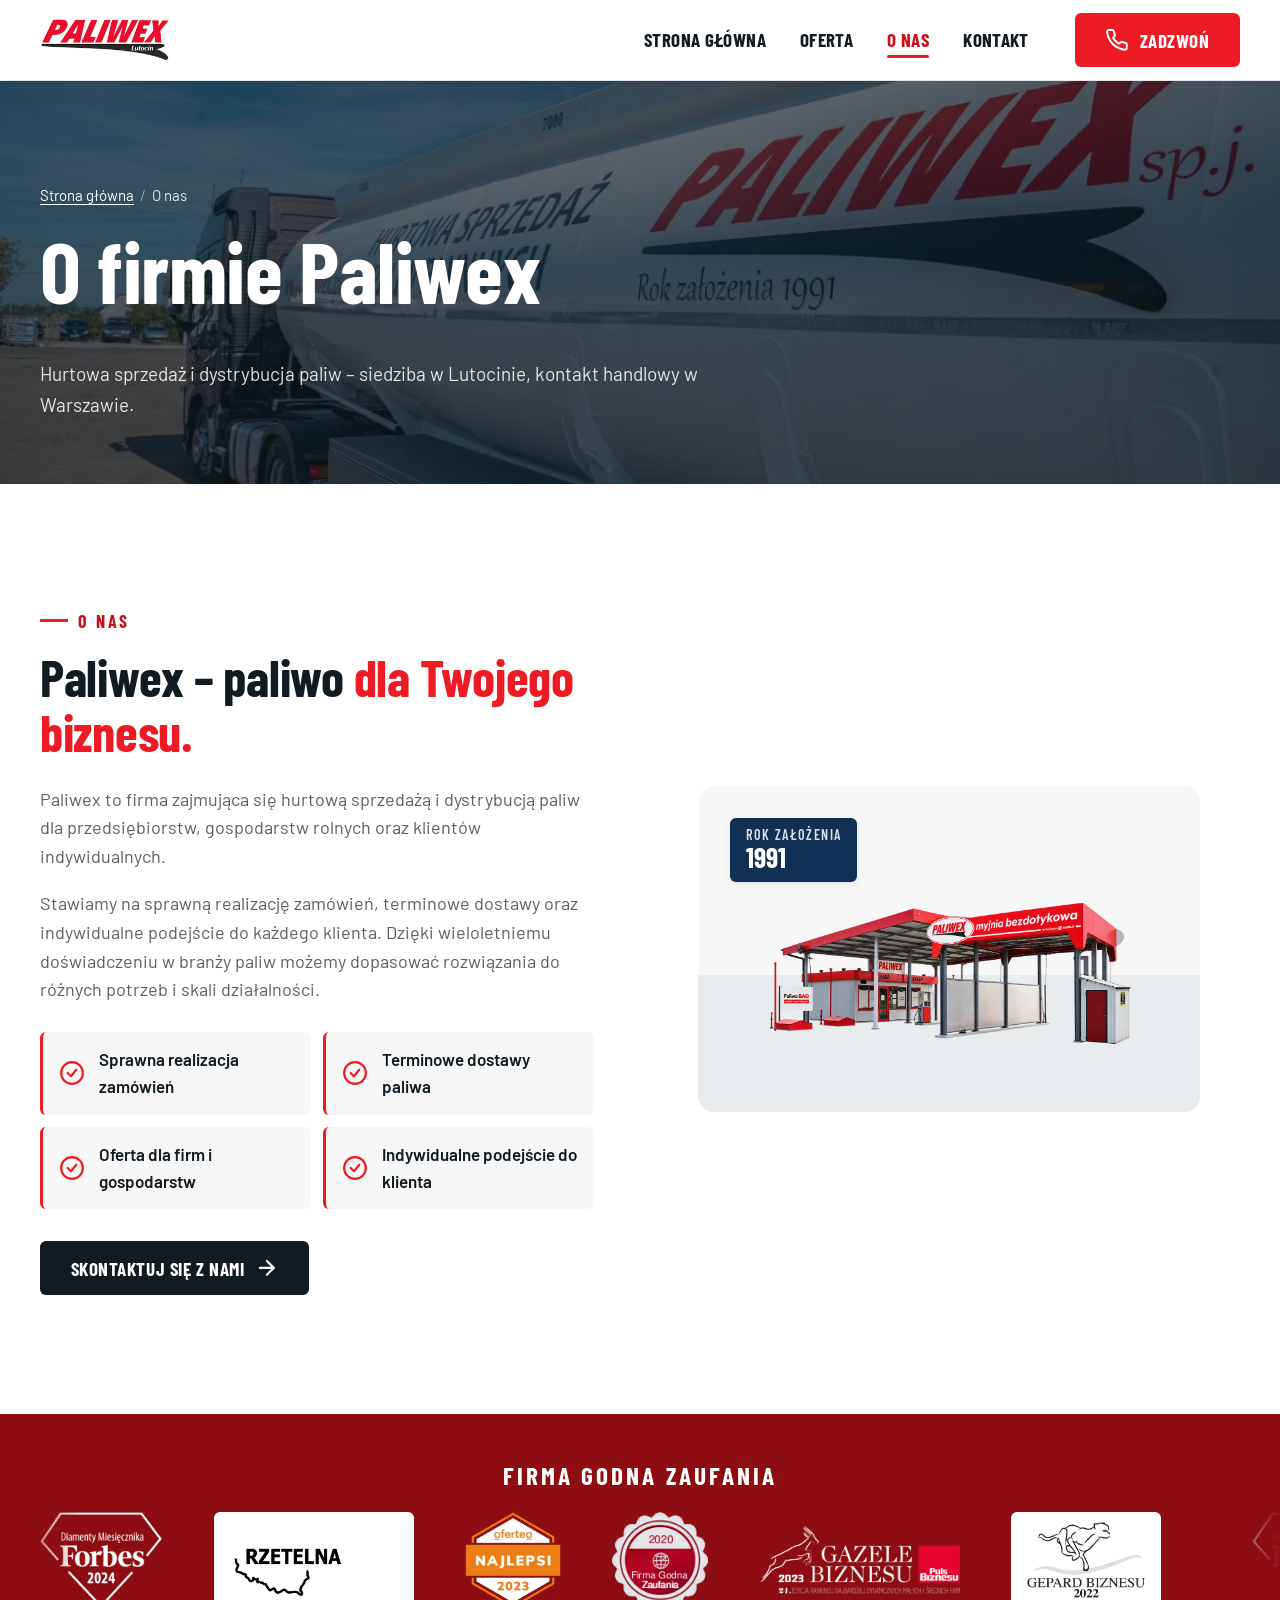
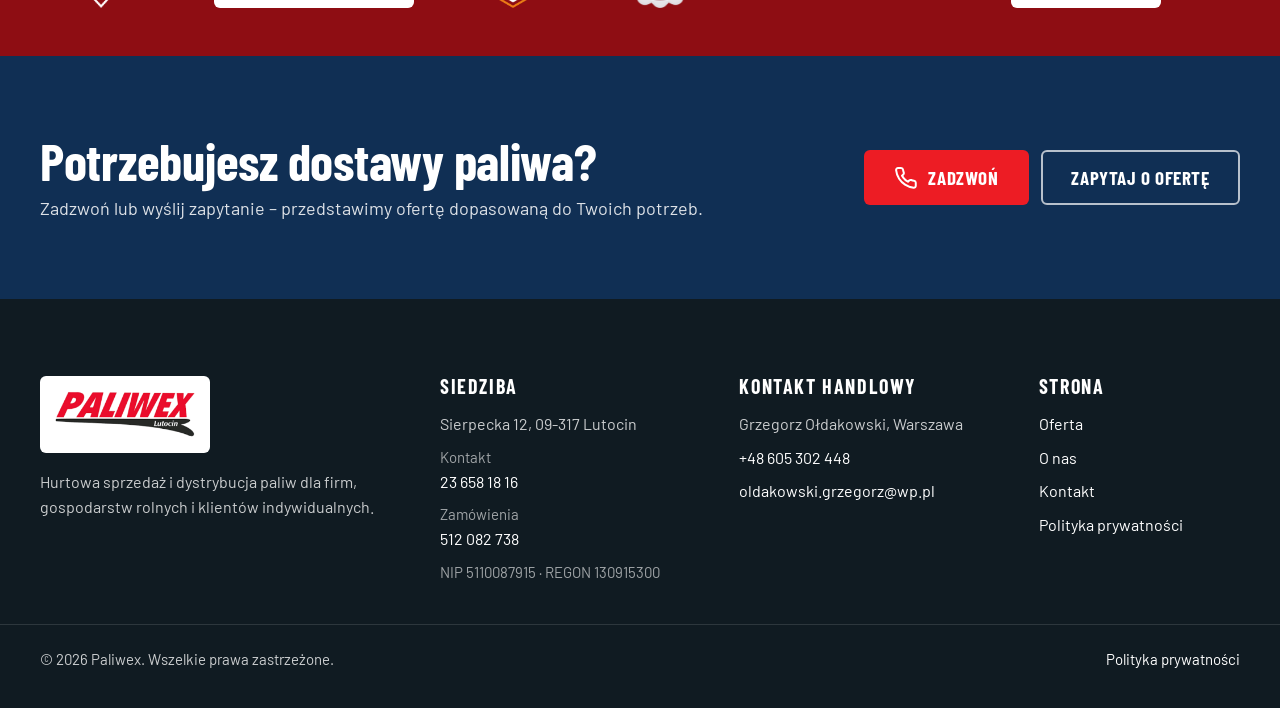
<file: o-nas/index.html>
<!doctype html>
<html lang="pl">
<head>
  <meta charset="utf-8">
  <meta name="viewport" content="width=device-width, initial-scale=1">
  <title>O nas – Paliwex, hurtowa sprzedaż i dystrybucja paliw</title>
  <meta name="description" content="Paliwex – hurtowa sprzedaż i dystrybucja paliw. Sprawna realizacja zamówień, terminowe dostawy i indywidualne podejście do klienta. Siedziba: Lutocin.">
  <link rel="canonical" href="https://www.paliwex.pl/o-nas/">

  <meta property="og:type" content="website">
  <meta property="og:locale" content="pl_PL">
  <meta property="og:site_name" content="Paliwex">
  <meta property="og:title" content="O nas – Paliwex, hurtowa sprzedaż i dystrybucja paliw">
  <meta property="og:description" content="Paliwex – hurtowa sprzedaż i dystrybucja paliw. Sprawna realizacja zamówień, terminowe dostawy i indywidualne podejście do klienta. Siedziba: Lutocin.">
  <meta property="og:url" content="https://www.paliwex.pl/o-nas/">
  <meta property="og:image" content="https://www.paliwex.pl/assets/images/og-image.jpg">
  <meta property="og:image:width" content="1200">
  <meta property="og:image:height" content="630">
  <meta name="twitter:card" content="summary_large_image">

  <meta name="theme-color" content="#101b22">
  <link rel="icon" href="/assets/icons/favicon.svg" type="image/svg+xml">
  <link rel="icon" href="/assets/icons/favicon-32.png" sizes="32x32" type="image/png">
  <link rel="apple-touch-icon" href="/assets/icons/apple-touch-icon.png">

  <link rel="preload" href="/assets/fonts/barlow-condensed-latin-700-normal.woff2" as="font" type="font/woff2" crossorigin>
  <link rel="stylesheet" href="/css/style.css">
  <script>document.documentElement.classList.add('js')</script>
  <script src="/js/main.js" defer></script>
</head>
<body>
  <a class="skip-link" href="#main">Przejdź do treści</a>

  <header class="site-header" id="site-header">
    <div class="container site-header__inner">
      <a class="brand" href="/#start" aria-label="Paliwex – strona główna">
        <img src="/assets/images/paliwex-logo.png" alt="Paliwex Lutocin" width="500" height="200">
      </a>
      <button class="nav-toggle" type="button" aria-expanded="false" aria-controls="site-nav">
        <span class="nav-toggle__bars" aria-hidden="true"></span>
        <span class="visually-hidden">Menu</span>
      </button>
      <nav class="site-nav" id="site-nav" aria-label="Główna nawigacja">
        <ul class="site-nav__list">
          <li><a class="site-nav__link" href="/#start" data-section="start">Strona główna</a></li>
          <li><a class="site-nav__link" href="/#oferta" data-section="oferta">Oferta</a></li>
          <li><a class="site-nav__link is-active" href="/#o-nas" data-section="o-nas" aria-current="page">O nas</a></li>
          <li><a class="site-nav__link" href="/#kontakt" data-section="kontakt">Kontakt</a></li>
        </ul>
        <a class="btn btn--primary site-nav__cta" href="tel:+48605302448">
          <svg class="icon" aria-hidden="true"><use href="/assets/icons/sprite.svg#i-phone"></use></svg>
          Zadzwoń
        </a>
      </nav>
    </div>
  </header>

  <main id="main">
    <section class="page-hero" style="--page-hero-img: url('/assets/images/paliwex-foto1.webp')">
      <div class="container">
        <nav class="breadcrumbs" aria-label="Okruszki">
          <ol>
            <li><a href="/">Strona główna</a></li>
            <li aria-current="page">O nas</li>
          </ol>
        </nav>
        <h1>O firmie Paliwex</h1>
        <p>Hurtowa sprzedaż i dystrybucja paliw – siedziba w Lutocinie, kontakt handlowy w Warszawie.</p>
      </div>
    </section>

    <!-- C. O NAS -->
    <section class="section section--white" id="o-nas" aria-labelledby="o-nas-title">
      <div class="container about">
        <div class="about__text reveal">
          <p class="eyebrow">O nas</p>
          <h2 id="o-nas-title">Paliwex – paliwo <span class="accent">dla Twojego biznesu.</span></h2>
          <p>Paliwex to firma zajmująca się hurtową sprzedażą i dystrybucją paliw dla przedsiębiorstw, gospodarstw rolnych oraz klientów indywidualnych.</p>
          <p>Stawiamy na sprawną realizację zamówień, terminowe dostawy oraz indywidualne podejście do każdego klienta. Dzięki wieloletniemu doświadczeniu w branży paliw możemy dopasować rozwiązania do różnych potrzeb i skali działalności.</p>
          <ul class="values">
            <li><svg class="icon" aria-hidden="true"><use href="/assets/icons/sprite.svg#i-check"></use></svg>Sprawna realizacja zamówień</li>
            <li><svg class="icon" aria-hidden="true"><use href="/assets/icons/sprite.svg#i-check"></use></svg>Terminowe dostawy paliwa</li>
            <li><svg class="icon" aria-hidden="true"><use href="/assets/icons/sprite.svg#i-check"></use></svg>Oferta dla firm i gospodarstw</li>
            <li><svg class="icon" aria-hidden="true"><use href="/assets/icons/sprite.svg#i-check"></use></svg>Indywidualne podejście do klienta</li>
          </ul>
          <a class="btn btn--dark" href="/#kontakt">
            Skontaktuj się z nami
            <svg class="icon" aria-hidden="true"><use href="/assets/icons/sprite.svg#i-arrow"></use></svg>
          </a>
        </div>
        <figure class="about__media reveal">
          <img src="/assets/images/stacja-paliwex.webp" alt="Stacja paliw Paliwex z myjnią bezdotykową" width="1400" height="645" loading="lazy" decoding="async">
          <figcaption class="about__badge"><span>Rok założenia</span><strong>1991</strong></figcaption>
        </figure>
      </div>
    </section>

    <!-- G. WYRÓŻNIENIA -->
    <section class="awards" aria-labelledby="awards-title">
      <h2 class="awards__title" id="awards-title">Firma godna zaufania</h2>
      <div class="marquee">
        <div class="marquee__track">
          <ul class="marquee__group">
            <li class="award"><img src="/assets/images/award-diamenty-forbes.png" alt="Diamenty Forbesa" width="316" height="248" loading="lazy"></li>
            <li class="award award--plate award--wide"><img src="/assets/images/award-rzetelna-firma.png" alt="Rzetelna Firma" width="288" height="123" loading="lazy"></li>
            <li class="award"><img src="/assets/images/award-najlepsi-oferteo.webp" alt="Najlepsi 2023 – Oferteo" width="300" height="300" loading="lazy"></li>
            <li class="award"><img src="/assets/images/award-firma-godna-zaufania.png" alt="Firma Godna Zaufania 2020" width="120" height="120" loading="lazy"></li>
            <li class="award award--wide"><img src="/assets/images/award-gazele-biznesu.png" alt="Gazele Biznesu – Puls Biznesu" width="500" height="171" loading="lazy"></li>
            <li class="award award--plate"><img src="/assets/images/award-gepard-biznesu-2022.png" alt="Gepard Biznesu 2022" width="385" height="247" loading="lazy"></li>
          </ul>
          <ul class="marquee__group" aria-hidden="true">
            <li class="award"><img src="/assets/images/award-diamenty-forbes.png" alt="" width="316" height="248" loading="lazy"></li>
            <li class="award award--plate award--wide"><img src="/assets/images/award-rzetelna-firma.png" alt="" width="288" height="123" loading="lazy"></li>
            <li class="award"><img src="/assets/images/award-najlepsi-oferteo.webp" alt="" width="300" height="300" loading="lazy"></li>
            <li class="award"><img src="/assets/images/award-firma-godna-zaufania.png" alt="" width="120" height="120" loading="lazy"></li>
            <li class="award award--wide"><img src="/assets/images/award-gazele-biznesu.png" alt="" width="500" height="171" loading="lazy"></li>
            <li class="award award--plate"><img src="/assets/images/award-gepard-biznesu-2022.png" alt="" width="385" height="247" loading="lazy"></li>
          </ul>
          <ul class="marquee__group" aria-hidden="true">
            <li class="award"><img src="/assets/images/award-diamenty-forbes.png" alt="" width="316" height="248" loading="lazy"></li>
            <li class="award award--plate award--wide"><img src="/assets/images/award-rzetelna-firma.png" alt="" width="288" height="123" loading="lazy"></li>
            <li class="award"><img src="/assets/images/award-najlepsi-oferteo.webp" alt="" width="300" height="300" loading="lazy"></li>
            <li class="award"><img src="/assets/images/award-firma-godna-zaufania.png" alt="" width="120" height="120" loading="lazy"></li>
            <li class="award award--wide"><img src="/assets/images/award-gazele-biznesu.png" alt="" width="500" height="171" loading="lazy"></li>
            <li class="award award--plate"><img src="/assets/images/award-gepard-biznesu-2022.png" alt="" width="385" height="247" loading="lazy"></li>
          </ul>
        </div>
      </div>
    </section>

    <section class="cta-band" aria-labelledby="cta-title">
      <div class="container cta-band__inner">
        <div>
          <h2 id="cta-title">Potrzebujesz dostawy paliwa?</h2>
          <p>Zadzwoń lub wyślij zapytanie – przedstawimy ofertę dopasowaną do Twoich potrzeb.</p>
        </div>
        <div class="cta-band__actions">
          <a class="btn btn--primary" href="tel:+48605302448">
            <svg class="icon" aria-hidden="true"><use href="/assets/icons/sprite.svg#i-phone"></use></svg>
            Zadzwoń
          </a>
          <a class="btn btn--ghost-light" href="/kontakt/#zapytanie">Zapytaj o ofertę</a>
        </div>
      </div>
    </section>

  </main>

  <footer class="site-footer">
    <div class="container footer-grid">
      <div class="footer-brand">
        <img src="/assets/images/paliwex-logo.png" alt="Paliwex" width="500" height="200" loading="lazy">
        <p>Hurtowa sprzedaż i dystrybucja paliw dla firm, gospodarstw rolnych i klientów indywidualnych.</p>
      </div>
      <div>
        <h2>Siedziba</h2>
        <ul class="footer-list">
          <li>Sierpecka 12, 09-317 Lutocin</li>
          <li><span>Kontakt</span><a href="tel:+48236581816">23 658 18 16</a></li>
          <li><span>Zamówienia</span><a href="tel:+48512082738">512 082 738</a></li>
          <li><span>NIP 5110087915 · REGON 130915300</span></li>
        </ul>
      </div>
      <div>
        <h2>Kontakt handlowy</h2>
        <ul class="footer-list">
          <li>Grzegorz Ołdakowski, Warszawa</li>
          <li><a href="tel:+48605302448">+48 605 302 448</a></li>
          <li><a href="mailto:oldakowski.grzegorz@wp.pl">oldakowski.grzegorz@wp.pl</a></li>
        </ul>
      </div>
      <div>
        <h2>Strona</h2>
        <ul class="footer-list">
          <li><a href="/oferta/">Oferta</a></li>
          <li><a href="/o-nas/">O nas</a></li>
          <li><a href="/kontakt/">Kontakt</a></li>
          <li><a href="/polityka-prywatnosci/">Polityka prywatności</a></li>
        </ul>
      </div>
    </div>
    <div class="container footer-bottom">
      <p>© <span data-year>2026</span> Paliwex. Wszelkie prawa zastrzeżone.</p>
      <p><a href="/polityka-prywatnosci/">Polityka prywatności</a></p>
    </div>
  </footer>
</body>
</html>
</file>
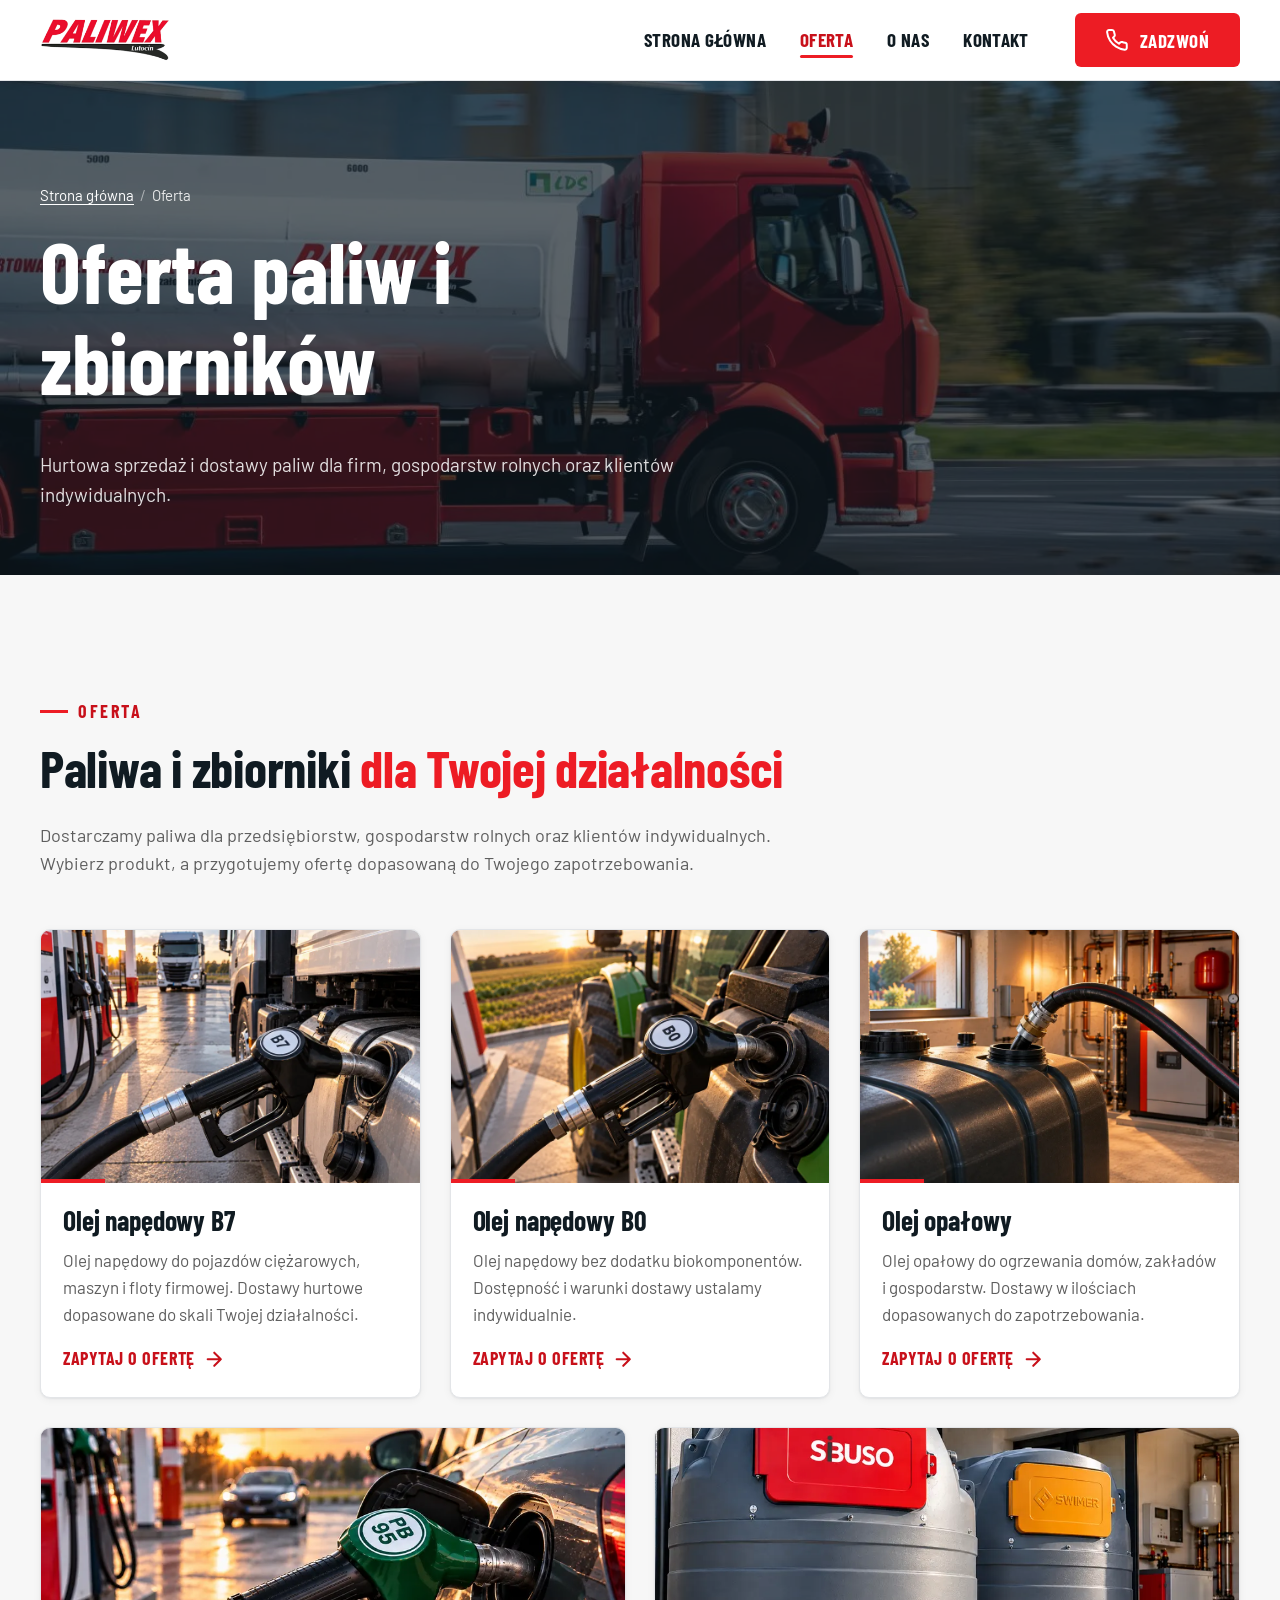
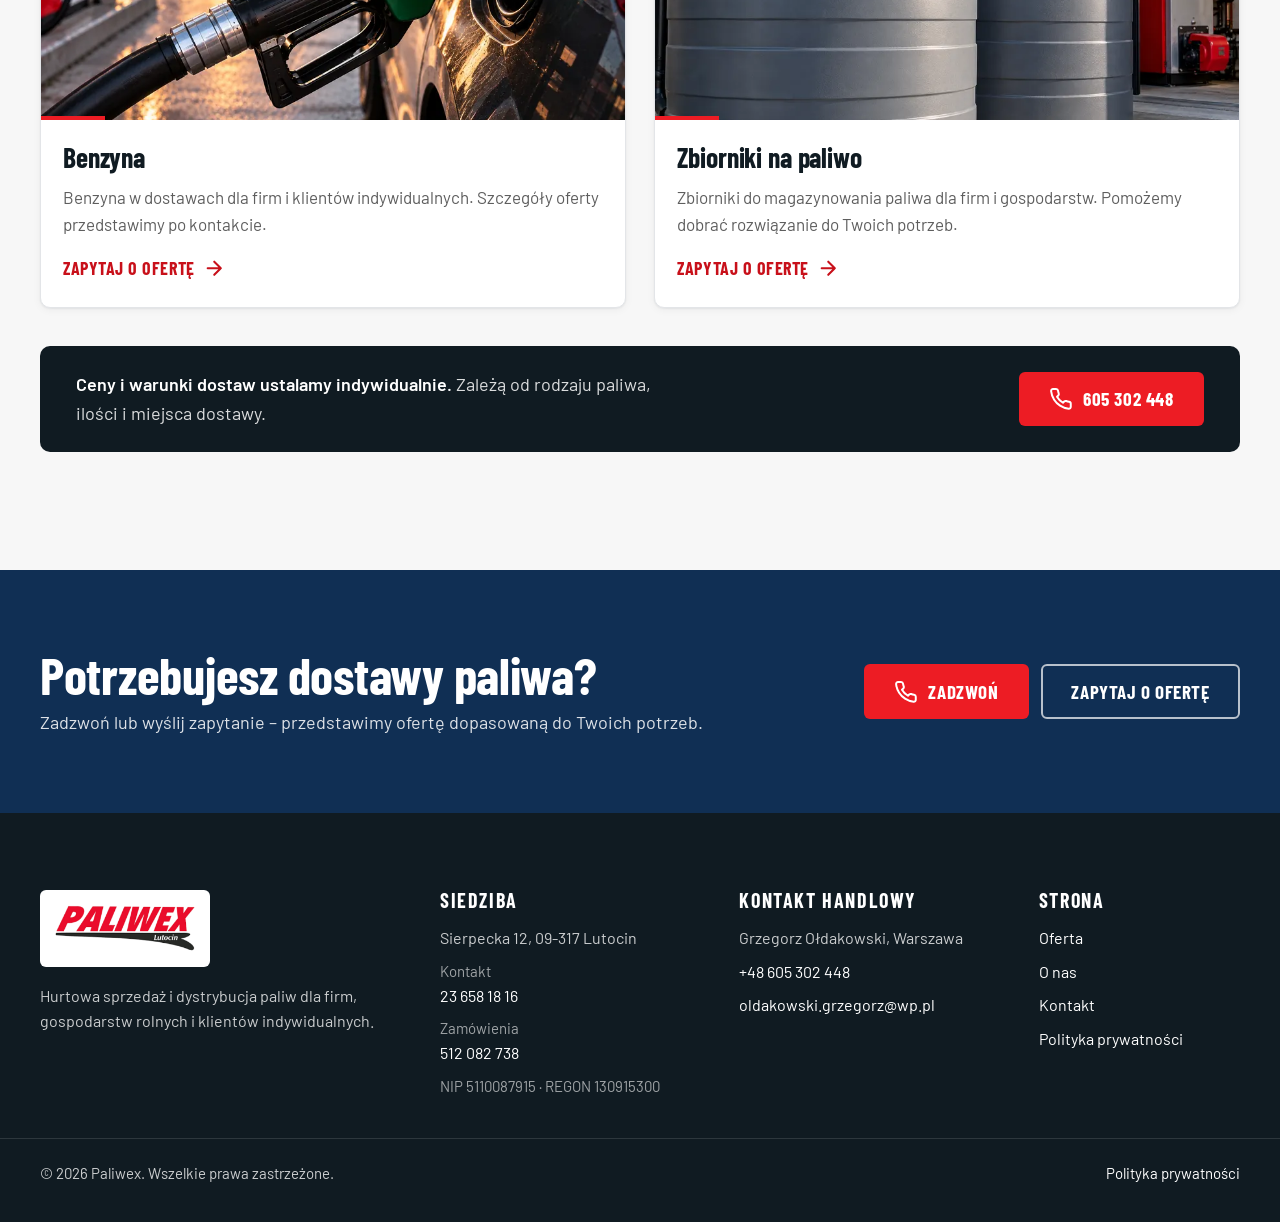
<file: oferta/index.html>
<!doctype html>
<html lang="pl">
<head>
  <meta charset="utf-8">
  <meta name="viewport" content="width=device-width, initial-scale=1">
  <title>Oferta – olej napędowy, olej opałowy, benzyna, zbiorniki | Paliwex</title>
  <meta name="description" content="Oferta Paliwex: olej napędowy B7 i B0, olej opałowy, benzyna oraz zbiorniki na paliwo. Dostawy hurtowe dla firm, gospodarstw rolnych i klientów indywidualnych.">
  <link rel="canonical" href="https://www.paliwex.pl/oferta/">

  <meta property="og:type" content="website">
  <meta property="og:locale" content="pl_PL">
  <meta property="og:site_name" content="Paliwex">
  <meta property="og:title" content="Oferta – olej napędowy, olej opałowy, benzyna, zbiorniki | Paliwex">
  <meta property="og:description" content="Oferta Paliwex: olej napędowy B7 i B0, olej opałowy, benzyna oraz zbiorniki na paliwo. Dostawy hurtowe dla firm, gospodarstw rolnych i klientów indywidualnych.">
  <meta property="og:url" content="https://www.paliwex.pl/oferta/">
  <meta property="og:image" content="https://www.paliwex.pl/assets/images/og-image.jpg">
  <meta property="og:image:width" content="1200">
  <meta property="og:image:height" content="630">
  <meta name="twitter:card" content="summary_large_image">

  <meta name="theme-color" content="#101b22">
  <link rel="icon" href="/assets/icons/favicon.svg" type="image/svg+xml">
  <link rel="icon" href="/assets/icons/favicon-32.png" sizes="32x32" type="image/png">
  <link rel="apple-touch-icon" href="/assets/icons/apple-touch-icon.png">

  <link rel="preload" href="/assets/fonts/barlow-condensed-latin-700-normal.woff2" as="font" type="font/woff2" crossorigin>
  <link rel="stylesheet" href="/css/style.css">
  <script>document.documentElement.classList.add('js')</script>
  <script src="/js/main.js" defer></script>
</head>
<body>
  <a class="skip-link" href="#main">Przejdź do treści</a>

  <header class="site-header" id="site-header">
    <div class="container site-header__inner">
      <a class="brand" href="/#start" aria-label="Paliwex – strona główna">
        <img src="/assets/images/paliwex-logo.png" alt="Paliwex Lutocin" width="500" height="200">
      </a>
      <button class="nav-toggle" type="button" aria-expanded="false" aria-controls="site-nav">
        <span class="nav-toggle__bars" aria-hidden="true"></span>
        <span class="visually-hidden">Menu</span>
      </button>
      <nav class="site-nav" id="site-nav" aria-label="Główna nawigacja">
        <ul class="site-nav__list">
          <li><a class="site-nav__link" href="/#start" data-section="start">Strona główna</a></li>
          <li><a class="site-nav__link is-active" href="/#oferta" data-section="oferta" aria-current="page">Oferta</a></li>
          <li><a class="site-nav__link" href="/#o-nas" data-section="o-nas">O nas</a></li>
          <li><a class="site-nav__link" href="/#kontakt" data-section="kontakt">Kontakt</a></li>
        </ul>
        <a class="btn btn--primary site-nav__cta" href="tel:+48605302448">
          <svg class="icon" aria-hidden="true"><use href="/assets/icons/sprite.svg#i-phone"></use></svg>
          Zadzwoń
        </a>
      </nav>
    </div>
  </header>

  <main id="main">
    <section class="page-hero" style="--page-hero-img: url('/assets/images/paliwex-foto2.webp')">
      <div class="container">
        <nav class="breadcrumbs" aria-label="Okruszki">
          <ol>
            <li><a href="/">Strona główna</a></li>
            <li aria-current="page">Oferta</li>
          </ol>
        </nav>
        <h1>Oferta paliw i zbiorników</h1>
        <p>Hurtowa sprzedaż i dostawy paliw dla firm, gospodarstw rolnych oraz klientów indywidualnych.</p>
      </div>
    </section>

    <!-- B. OFERTA -->
    <section class="section" id="oferta" aria-labelledby="oferta-title">
      <div class="container">
        <div class="section-head reveal">
          <p class="eyebrow">Oferta</p>
          <h2 id="oferta-title">Paliwa i zbiorniki <span class="accent">dla Twojej działalności</span></h2>
          <p>Dostarczamy paliwa dla przedsiębiorstw, gospodarstw rolnych oraz klientów indywidualnych. Wybierz produkt, a przygotujemy ofertę dopasowaną do Twojego zapotrzebowania.</p>
        </div>

        <ul class="offer-grid">
          <li class="reveal">
            <article class="offer-card">
              <div class="offer-card__media">
                <img src="/assets/images/oferta-olej-b7.webp" alt="Pistolet dystrybutora z oznaczeniem B7 w baku ciężarówki" width="900" height="600" loading="lazy" decoding="async">
              </div>
              <div class="offer-card__body">
                <h3>Olej napędowy B7</h3>
                <p>Olej napędowy do pojazdów ciężarowych, maszyn i floty firmowej. Dostawy hurtowe dopasowane do skali Twojej działalności.</p>
                <a class="link-arrow" href="/kontakt/#zapytanie" data-product="Olej napędowy B7">
                  Zapytaj o ofertę
                  <svg class="icon" aria-hidden="true"><use href="/assets/icons/sprite.svg#i-arrow"></use></svg>
                </a>
              </div>
            </article>
          </li>
          <li class="reveal">
            <article class="offer-card">
              <div class="offer-card__media">
                <img src="/assets/images/oferta-olej-b0.webp" alt="Pistolet dystrybutora z oznaczeniem B0 w baku ciągnika rolniczego" width="900" height="600" loading="lazy" decoding="async">
              </div>
              <div class="offer-card__body">
                <h3>Olej napędowy B0</h3>
                <p>Olej napędowy bez dodatku biokomponentów. Dostępność i warunki dostawy ustalamy indywidualnie.</p>
                <a class="link-arrow" href="/kontakt/#zapytanie" data-product="Olej napędowy B0">
                  Zapytaj o ofertę
                  <svg class="icon" aria-hidden="true"><use href="/assets/icons/sprite.svg#i-arrow"></use></svg>
                </a>
              </div>
            </article>
          </li>
          <li class="reveal">
            <article class="offer-card">
              <div class="offer-card__media">
                <img src="/assets/images/oferta-olej-opalowy.webp" alt="Napełnianie zbiornika oleju opałowego w kotłowni" width="900" height="600" loading="lazy" decoding="async">
              </div>
              <div class="offer-card__body">
                <h3>Olej opałowy</h3>
                <p>Olej opałowy do ogrzewania domów, zakładów i gospodarstw. Dostawy w ilościach dopasowanych do zapotrzebowania.</p>
                <a class="link-arrow" href="/kontakt/#zapytanie" data-product="Olej opałowy">
                  Zapytaj o ofertę
                  <svg class="icon" aria-hidden="true"><use href="/assets/icons/sprite.svg#i-arrow"></use></svg>
                </a>
              </div>
            </article>
          </li>
          <li class="reveal">
            <article class="offer-card">
              <div class="offer-card__media">
                <img src="/assets/images/oferta-benzyna.webp" alt="Pistolet dystrybutora z oznaczeniem PB 95 w baku samochodu osobowego" width="900" height="600" loading="lazy" decoding="async">
              </div>
              <div class="offer-card__body">
                <h3>Benzyna</h3>
                <p>Benzyna w dostawach dla firm i klientów indywidualnych. Szczegóły oferty przedstawimy po kontakcie.</p>
                <a class="link-arrow" href="/kontakt/#zapytanie" data-product="Benzyna">
                  Zapytaj o ofertę
                  <svg class="icon" aria-hidden="true"><use href="/assets/icons/sprite.svg#i-arrow"></use></svg>
                </a>
              </div>
            </article>
          </li>
          <li class="reveal">
            <article class="offer-card">
              <div class="offer-card__media">
                <img src="/assets/images/oferta-zbiorniki.webp" alt="Dwa zbiorniki na paliwo ustawione przy budynku" width="900" height="600" loading="lazy" decoding="async">
              </div>
              <div class="offer-card__body">
                <h3>Zbiorniki na paliwo</h3>
                <p>Zbiorniki do magazynowania paliwa dla firm i gospodarstw. Pomożemy dobrać rozwiązanie do Twoich potrzeb.</p>
                <a class="link-arrow" href="/kontakt/#zapytanie" data-product="Zbiorniki na paliwo">
                  Zapytaj o ofertę
                  <svg class="icon" aria-hidden="true"><use href="/assets/icons/sprite.svg#i-arrow"></use></svg>
                </a>
              </div>
            </article>
          </li>
        </ul>

        <div class="offer-note reveal">
          <p><strong>Ceny i warunki dostaw ustalamy indywidualnie.</strong> Zależą od rodzaju paliwa, ilości i miejsca dostawy.</p>
          <a class="btn btn--primary" href="tel:+48605302448">
            <svg class="icon" aria-hidden="true"><use href="/assets/icons/sprite.svg#i-phone"></use></svg>
            605 302 448
          </a>
        </div>
      </div>
    </section>

    <section class="cta-band" aria-labelledby="cta-title">
      <div class="container cta-band__inner">
        <div>
          <h2 id="cta-title">Potrzebujesz dostawy paliwa?</h2>
          <p>Zadzwoń lub wyślij zapytanie – przedstawimy ofertę dopasowaną do Twoich potrzeb.</p>
        </div>
        <div class="cta-band__actions">
          <a class="btn btn--primary" href="tel:+48605302448">
            <svg class="icon" aria-hidden="true"><use href="/assets/icons/sprite.svg#i-phone"></use></svg>
            Zadzwoń
          </a>
          <a class="btn btn--ghost-light" href="/kontakt/#zapytanie">Zapytaj o ofertę</a>
        </div>
      </div>
    </section>

  </main>

  <footer class="site-footer">
    <div class="container footer-grid">
      <div class="footer-brand">
        <img src="/assets/images/paliwex-logo.png" alt="Paliwex" width="500" height="200" loading="lazy">
        <p>Hurtowa sprzedaż i dystrybucja paliw dla firm, gospodarstw rolnych i klientów indywidualnych.</p>
      </div>
      <div>
        <h2>Siedziba</h2>
        <ul class="footer-list">
          <li>Sierpecka 12, 09-317 Lutocin</li>
          <li><span>Kontakt</span><a href="tel:+48236581816">23 658 18 16</a></li>
          <li><span>Zamówienia</span><a href="tel:+48512082738">512 082 738</a></li>
          <li><span>NIP 5110087915 · REGON 130915300</span></li>
        </ul>
      </div>
      <div>
        <h2>Kontakt handlowy</h2>
        <ul class="footer-list">
          <li>Grzegorz Ołdakowski, Warszawa</li>
          <li><a href="tel:+48605302448">+48 605 302 448</a></li>
          <li><a href="mailto:oldakowski.grzegorz@wp.pl">oldakowski.grzegorz@wp.pl</a></li>
        </ul>
      </div>
      <div>
        <h2>Strona</h2>
        <ul class="footer-list">
          <li><a href="/oferta/">Oferta</a></li>
          <li><a href="/o-nas/">O nas</a></li>
          <li><a href="/kontakt/">Kontakt</a></li>
          <li><a href="/polityka-prywatnosci/">Polityka prywatności</a></li>
        </ul>
      </div>
    </div>
    <div class="container footer-bottom">
      <p>© <span data-year>2026</span> Paliwex. Wszelkie prawa zastrzeżone.</p>
      <p><a href="/polityka-prywatnosci/">Polityka prywatności</a></p>
    </div>
  </footer>
</body>
</html>
</file>
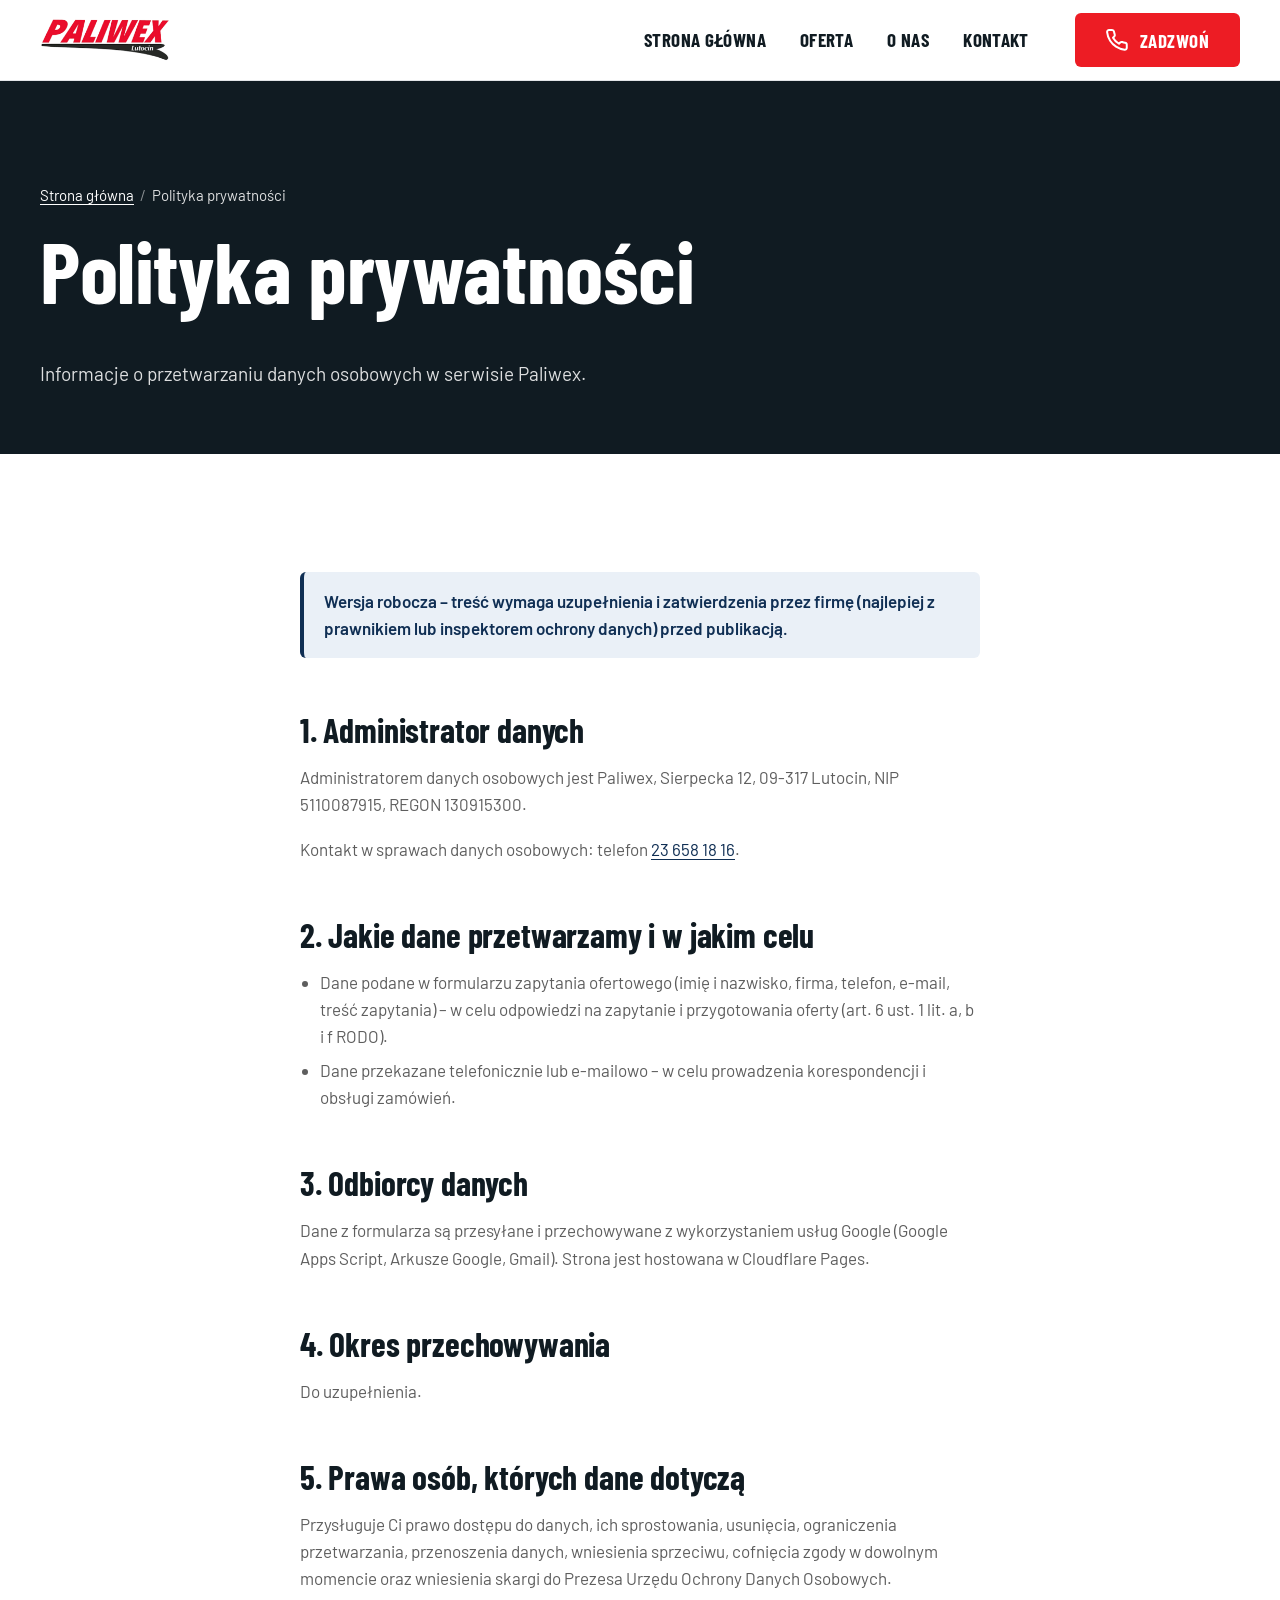
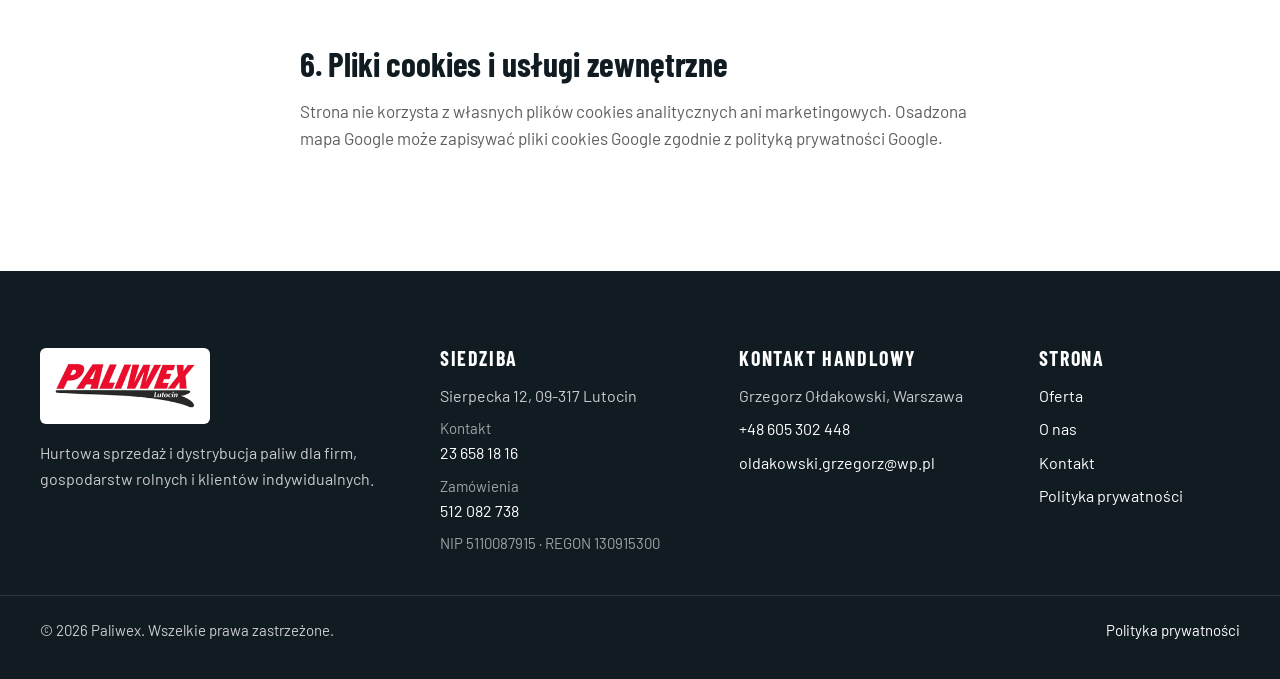
<file: polityka-prywatnosci/index.html>
<!doctype html>
<html lang="pl">
<head>
  <meta charset="utf-8">
  <meta name="viewport" content="width=device-width, initial-scale=1">
  <title>Polityka prywatności | Paliwex</title>
  <meta name="description" content="Polityka prywatności serwisu Paliwex – informacje o przetwarzaniu danych osobowych.">
  <meta name="robots" content="noindex, follow">
  <link rel="canonical" href="https://www.paliwex.pl/polityka-prywatnosci/">

  <meta property="og:type" content="website">
  <meta property="og:locale" content="pl_PL">
  <meta property="og:site_name" content="Paliwex">
  <meta property="og:title" content="Polityka prywatności | Paliwex">
  <meta property="og:description" content="Polityka prywatności serwisu Paliwex – informacje o przetwarzaniu danych osobowych.">
  <meta property="og:url" content="https://www.paliwex.pl/polityka-prywatnosci/">
  <meta property="og:image" content="https://www.paliwex.pl/assets/images/og-image.jpg">
  <meta property="og:image:width" content="1200">
  <meta property="og:image:height" content="630">
  <meta name="twitter:card" content="summary_large_image">

  <meta name="theme-color" content="#101b22">
  <link rel="icon" href="/assets/icons/favicon.svg" type="image/svg+xml">
  <link rel="icon" href="/assets/icons/favicon-32.png" sizes="32x32" type="image/png">
  <link rel="apple-touch-icon" href="/assets/icons/apple-touch-icon.png">

  <link rel="preload" href="/assets/fonts/barlow-condensed-latin-700-normal.woff2" as="font" type="font/woff2" crossorigin>
  <link rel="stylesheet" href="/css/style.css">
  <script>document.documentElement.classList.add('js')</script>
  <script src="/js/main.js" defer></script>
</head>
<body>
  <a class="skip-link" href="#main">Przejdź do treści</a>

  <header class="site-header" id="site-header">
    <div class="container site-header__inner">
      <a class="brand" href="/#start" aria-label="Paliwex – strona główna">
        <img src="/assets/images/paliwex-logo.png" alt="Paliwex Lutocin" width="500" height="200">
      </a>
      <button class="nav-toggle" type="button" aria-expanded="false" aria-controls="site-nav">
        <span class="nav-toggle__bars" aria-hidden="true"></span>
        <span class="visually-hidden">Menu</span>
      </button>
      <nav class="site-nav" id="site-nav" aria-label="Główna nawigacja">
        <ul class="site-nav__list">
          <li><a class="site-nav__link" href="/#start" data-section="start">Strona główna</a></li>
          <li><a class="site-nav__link" href="/#oferta" data-section="oferta">Oferta</a></li>
          <li><a class="site-nav__link" href="/#o-nas" data-section="o-nas">O nas</a></li>
          <li><a class="site-nav__link" href="/#kontakt" data-section="kontakt">Kontakt</a></li>
        </ul>
        <a class="btn btn--primary site-nav__cta" href="tel:+48605302448">
          <svg class="icon" aria-hidden="true"><use href="/assets/icons/sprite.svg#i-phone"></use></svg>
          Zadzwoń
        </a>
      </nav>
    </div>
  </header>

  <main id="main">
    <section class="page-hero">
      <div class="container">
        <nav class="breadcrumbs" aria-label="Okruszki">
          <ol>
            <li><a href="/">Strona główna</a></li>
            <li aria-current="page">Polityka prywatności</li>
          </ol>
        </nav>
        <h1>Polityka prywatności</h1>
        <p>Informacje o przetwarzaniu danych osobowych w serwisie Paliwex.</p>
      </div>
    </section>

    <section class="section section--white">
      <div class="container prose">
        <p class="notice">Wersja robocza – treść wymaga uzupełnienia i zatwierdzenia przez firmę (najlepiej z prawnikiem lub inspektorem ochrony danych) przed publikacją.</p>

        <h2>1. Administrator danych</h2>
        <p>Administratorem danych osobowych jest Paliwex, Sierpecka 12, 09-317 Lutocin, NIP 5110087915, REGON 130915300. <!-- UZUPEŁNIJ: pełna nazwa firmy i forma prawna --></p>
        <p>Kontakt w sprawach danych osobowych: telefon <a href="tel:+48236581816">23 658 18 16</a>. <!-- UZUPEŁNIJ: adres e-mail do spraw RODO --></p>

        <h2>2. Jakie dane przetwarzamy i w jakim celu</h2>
        <ul>
          <li>Dane podane w formularzu zapytania ofertowego (imię i nazwisko, firma, telefon, e-mail, treść zapytania) – w celu odpowiedzi na zapytanie i przygotowania oferty (art. 6 ust. 1 lit. a, b i f RODO).</li>
          <li>Dane przekazane telefonicznie lub e-mailowo – w celu prowadzenia korespondencji i obsługi zamówień.</li>
        </ul>

        <h2>3. Odbiorcy danych</h2>
        <p>Dane z formularza są przesyłane i przechowywane z wykorzystaniem usług Google (Google Apps Script, Arkusze Google, Gmail). Strona jest hostowana w Cloudflare Pages. <!-- UZUPEŁNIJ / ZWERYFIKUJ listę podmiotów przetwarzających --></p>

        <h2>4. Okres przechowywania</h2>
        <p><!-- UZUPEŁNIJ -->Do uzupełnienia.</p>

        <h2>5. Prawa osób, których dane dotyczą</h2>
        <p>Przysługuje Ci prawo dostępu do danych, ich sprostowania, usunięcia, ograniczenia przetwarzania, przenoszenia danych, wniesienia sprzeciwu, cofnięcia zgody w dowolnym momencie oraz wniesienia skargi do Prezesa Urzędu Ochrony Danych Osobowych.</p>

        <h2>6. Pliki cookies i usługi zewnętrzne</h2>
        <p>Strona nie korzysta z własnych plików cookies analitycznych ani marketingowych. Osadzona mapa Google może zapisywać pliki cookies Google zgodnie z polityką prywatności Google. <!-- ZWERYFIKUJ po dodaniu ewentualnej analityki --></p>
      </div>
    </section>

  </main>

  <footer class="site-footer">
    <div class="container footer-grid">
      <div class="footer-brand">
        <img src="/assets/images/paliwex-logo.png" alt="Paliwex" width="500" height="200" loading="lazy">
        <p>Hurtowa sprzedaż i dystrybucja paliw dla firm, gospodarstw rolnych i klientów indywidualnych.</p>
      </div>
      <div>
        <h2>Siedziba</h2>
        <ul class="footer-list">
          <li>Sierpecka 12, 09-317 Lutocin</li>
          <li><span>Kontakt</span><a href="tel:+48236581816">23 658 18 16</a></li>
          <li><span>Zamówienia</span><a href="tel:+48512082738">512 082 738</a></li>
          <li><span>NIP 5110087915 · REGON 130915300</span></li>
        </ul>
      </div>
      <div>
        <h2>Kontakt handlowy</h2>
        <ul class="footer-list">
          <li>Grzegorz Ołdakowski, Warszawa</li>
          <li><a href="tel:+48605302448">+48 605 302 448</a></li>
          <li><a href="mailto:oldakowski.grzegorz@wp.pl">oldakowski.grzegorz@wp.pl</a></li>
        </ul>
      </div>
      <div>
        <h2>Strona</h2>
        <ul class="footer-list">
          <li><a href="/oferta/">Oferta</a></li>
          <li><a href="/o-nas/">O nas</a></li>
          <li><a href="/kontakt/">Kontakt</a></li>
          <li><a href="/polityka-prywatnosci/">Polityka prywatności</a></li>
        </ul>
      </div>
    </div>
    <div class="container footer-bottom">
      <p>© <span data-year>2026</span> Paliwex. Wszelkie prawa zastrzeżone.</p>
      <p><a href="/polityka-prywatnosci/">Polityka prywatności</a></p>
    </div>
  </footer>
</body>
</html>
</file>
<file: css/style.css>
/* ==========================================================================
   Paliwex — style.css
   1. Fonty          6. Hero              11. Media (film + galeria)
   2. Zmienne        7. Sekcje i nagłówki 12. Pasek wyróżnień
   3. Baza           8. Oferta            13. Stopka
   4. Przyciski      9. O nas             14. Podstrony
   5. Nagłówek/menu 10. Kontakt+formularz 15. Ruch ograniczony
   ========================================================================== */

/* 1. Fonty (self-hosted, bez zapytań do Google) ---------------------------- */
@font-face {
  font-family: "Barlow";
  font-style: normal;
  font-weight: 400;
  font-display: swap;
  src: url("/assets/fonts/barlow-latin-400-normal.woff2") format("woff2");
  unicode-range: U+0000-00FF, U+0131, U+0152-0153, U+02BB-02BC, U+02C6, U+02DA, U+02DC, U+0304, U+0308, U+0329, U+2000-206F, U+20AC, U+2122, U+2191, U+2193, U+2212, U+2215, U+FEFF, U+FFFD;
}
@font-face {
  font-family: "Barlow";
  font-style: normal;
  font-weight: 400;
  font-display: swap;
  src: url("/assets/fonts/barlow-latin-ext-400-normal.woff2") format("woff2");
  unicode-range: U+0100-02BA, U+02BD-02C5, U+02C7-02CC, U+02CE-02D7, U+02DD-02FF, U+1D00-1DBF, U+1E00-1E9F, U+1EF2-1EFF, U+2020, U+20A0-20AB, U+20AD-20C0, U+2113, U+2C60-2C7F, U+A720-A7FF;
}
@font-face {
  font-family: "Barlow";
  font-style: normal;
  font-weight: 600;
  font-display: swap;
  src: url("/assets/fonts/barlow-latin-600-normal.woff2") format("woff2");
  unicode-range: U+0000-00FF, U+0131, U+0152-0153, U+02BB-02BC, U+02C6, U+02DA, U+02DC, U+0304, U+0308, U+0329, U+2000-206F, U+20AC, U+2122, U+2191, U+2193, U+2212, U+2215, U+FEFF, U+FFFD;
}
@font-face {
  font-family: "Barlow";
  font-style: normal;
  font-weight: 600;
  font-display: swap;
  src: url("/assets/fonts/barlow-latin-ext-600-normal.woff2") format("woff2");
  unicode-range: U+0100-02BA, U+02BD-02C5, U+02C7-02CC, U+02CE-02D7, U+02DD-02FF, U+1D00-1DBF, U+1E00-1E9F, U+1EF2-1EFF, U+2020, U+20A0-20AB, U+20AD-20C0, U+2113, U+2C60-2C7F, U+A720-A7FF;
}
@font-face {
  font-family: "Barlow Condensed";
  font-style: normal;
  font-weight: 600;
  font-display: swap;
  src: url("/assets/fonts/barlow-condensed-latin-600-normal.woff2") format("woff2");
  unicode-range: U+0000-00FF, U+0131, U+0152-0153, U+02BB-02BC, U+02C6, U+02DA, U+02DC, U+0304, U+0308, U+0329, U+2000-206F, U+20AC, U+2122, U+2191, U+2193, U+2212, U+2215, U+FEFF, U+FFFD;
}
@font-face {
  font-family: "Barlow Condensed";
  font-style: normal;
  font-weight: 600;
  font-display: swap;
  src: url("/assets/fonts/barlow-condensed-latin-ext-600-normal.woff2") format("woff2");
  unicode-range: U+0100-02BA, U+02BD-02C5, U+02C7-02CC, U+02CE-02D7, U+02DD-02FF, U+1D00-1DBF, U+1E00-1E9F, U+1EF2-1EFF, U+2020, U+20A0-20AB, U+20AD-20C0, U+2113, U+2C60-2C7F, U+A720-A7FF;
}
@font-face {
  font-family: "Barlow Condensed";
  font-style: normal;
  font-weight: 700;
  font-display: swap;
  src: url("/assets/fonts/barlow-condensed-latin-700-normal.woff2") format("woff2");
  unicode-range: U+0000-00FF, U+0131, U+0152-0153, U+02BB-02BC, U+02C6, U+02DA, U+02DC, U+0304, U+0308, U+0329, U+2000-206F, U+20AC, U+2122, U+2191, U+2193, U+2212, U+2215, U+FEFF, U+FFFD;
}
@font-face {
  font-family: "Barlow Condensed";
  font-style: normal;
  font-weight: 700;
  font-display: swap;
  src: url("/assets/fonts/barlow-condensed-latin-ext-700-normal.woff2") format("woff2");
  unicode-range: U+0100-02BA, U+02BD-02C5, U+02C7-02CC, U+02CE-02D7, U+02DD-02FF, U+1D00-1DBF, U+1E00-1E9F, U+1EF2-1EFF, U+2020, U+20A0-20AB, U+20AD-20C0, U+2113, U+2C60-2C7F, U+A720-A7FF;
}

/* 2. Zmienne ---------------------------------------------------------------- */
:root {
  /* Paleta marki */
  --c-red: #ed1c24;
  --c-red-ink: #c8101a;      /* czerwień dla drobnego tekstu na jasnym tle (kontrast AA) */
  --c-red-deep: #8e0d13;     /* tło paska wyróżnień */
  --c-graphite: #101b22;
  --c-navy: #102f54;
  --c-white: #ffffff;
  --c-bg: #f7f7f7;
  --c-text: #5e5e5e;
  --c-line: #e3e5e8;
  --c-success: #17663a;
  --c-success-bg: #e8f5ee;
  --c-error-bg: #fdecec;
  --c-info-bg: #eaf0f7;

  /* Typografia */
  --ff-body: "Barlow", system-ui, -apple-system, "Segoe UI", Roboto, Arial, sans-serif;
  --ff-head: "Barlow Condensed", "Arial Narrow", system-ui, sans-serif;
  --fs-h1: clamp(2.6rem, 1.6rem + 5vw, 5.4rem);
  --fs-h2: clamp(2rem, 1.45rem + 2.4vw, 3.25rem);
  --fs-h3: clamp(1.4rem, 1.25rem + .6vw, 1.75rem);

  /* Układ */
  --container: 1240px;
  --gutter: clamp(16px, 4vw, 40px);
  --header-h: 68px;
  --section-y: clamp(64px, 5rem + 3vw, 128px);
  --gap: clamp(16px, 1rem + 1vw, 32px);

  /* Kształty */
  --radius-sm: 6px;
  --radius: 10px;
  --radius-lg: 16px;
  --shadow-sm: 0 1px 2px rgba(16, 27, 34, .06), 0 2px 8px rgba(16, 27, 34, .05);
  --shadow: 0 2px 4px rgba(16, 27, 34, .05), 0 12px 32px rgba(16, 27, 34, .09);

  --ease: cubic-bezier(.2, .7, .2, 1);
}

@media (min-width: 1024px) {
  :root { --header-h: 80px; }
}

/* 3. Baza ------------------------------------------------------------------- */
*, *::before, *::after { box-sizing: border-box; }

html {
  -webkit-text-size-adjust: 100%;
  scroll-padding-top: calc(var(--header-h) + 12px);
}

@media (prefers-reduced-motion: no-preference) {
  html { scroll-behavior: smooth; }
}

body {
  margin: 0;
  font-family: var(--ff-body);
  font-size: 1.0625rem;
  line-height: 1.6;
  color: var(--c-text);
  background: var(--c-bg);
  overflow-x: hidden;
}

img, video, svg, iframe { display: block; max-width: 100%; }
img { height: auto; }

h1, h2, h3, h4 {
  margin: 0 0 .5em;
  font-family: var(--ff-head);
  font-weight: 700;
  line-height: 1.05;
  letter-spacing: -.005em;
  color: var(--c-graphite);
}
h1 { font-size: var(--fs-h1); }
h2 { font-size: var(--fs-h2); }
h3 { font-size: var(--fs-h3); line-height: 1.15; }
p { margin: 0 0 1em; }
p:last-child { margin-bottom: 0; }

a { color: var(--c-navy); text-underline-offset: .18em; }
a:hover { color: var(--c-red-ink); }

:focus-visible {
  outline: 3px solid var(--c-red);
  outline-offset: 3px;
  border-radius: 2px;
}

.container {
  width: 100%;
  max-width: calc(var(--container) + 2 * var(--gutter));
  margin-inline: auto;
  padding-inline: var(--gutter);
}

.visually-hidden {
  position: absolute !important;
  width: 1px; height: 1px;
  padding: 0; margin: -1px;
  overflow: hidden; clip: rect(0 0 0 0);
  white-space: nowrap; border: 0;
}

.skip-link {
  position: absolute;
  left: 16px; top: -100px;
  z-index: 200;
  padding: 12px 18px;
  background: var(--c-graphite);
  color: var(--c-white);
  font-weight: 600;
  border-radius: var(--radius-sm);
}
.skip-link:focus { top: 12px; color: var(--c-white); }

.icon { width: 1.25em; height: 1.25em; flex: none; }

/* 4. Przyciski ------------------------------------------------------------- */
/* Tekst przycisków ma 19px pogrubione = "duży tekst" w WCAG, więc biel na #ed1c24 spełnia kontrast */
.btn {
  display: inline-flex;
  align-items: center;
  justify-content: center;
  gap: .55em;
  min-height: 52px;
  padding: .7em 1.5em;
  font-family: var(--ff-head);
  font-size: 1.1875rem;
  font-weight: 700;
  letter-spacing: .03em;
  text-transform: uppercase;
  text-decoration: none;
  line-height: 1;
  border: 2px solid transparent;
  border-radius: var(--radius-sm);
  cursor: pointer;
  transition: background-color .2s var(--ease), color .2s var(--ease), border-color .2s var(--ease), transform .2s var(--ease);
}
.btn:active { transform: translateY(1px); }

.btn--primary { background: var(--c-red); color: var(--c-white); }
.btn--primary:hover { background: #cf121a; color: var(--c-white); }

.btn--ghost-light { border-color: rgba(255, 255, 255, .7); color: var(--c-white); }
.btn--ghost-light:hover { background: var(--c-white); color: var(--c-graphite); }

.btn--dark { background: var(--c-graphite); color: var(--c-white); }
.btn--dark:hover { background: var(--c-navy); color: var(--c-white); }

.btn--outline { border-color: var(--c-graphite); color: var(--c-graphite); }
.btn--outline:hover { background: var(--c-graphite); color: var(--c-white); }

.btn[disabled] { opacity: .65; cursor: progress; }

.link-arrow {
  display: inline-flex;
  align-items: center;
  gap: .45em;
  font-family: var(--ff-head);
  font-size: 1.125rem;
  font-weight: 700;
  letter-spacing: .03em;
  text-transform: uppercase;
  text-decoration: none;
  color: var(--c-red-ink);
}
.link-arrow .icon { transition: transform .2s var(--ease); }
.link-arrow:hover { color: var(--c-graphite); }
.link-arrow:hover .icon { transform: translateX(4px); }

/* 5. Nagłówek i menu ------------------------------------------------------- */
.site-header {
  position: sticky;
  top: 0;
  z-index: 100;
  background: var(--c-white);
  border-bottom: 1px solid var(--c-line);
  transition: box-shadow .25s var(--ease);
}
.site-header.is-scrolled { box-shadow: 0 6px 24px rgba(16, 27, 34, .08); }

.site-header__inner {
  display: flex;
  align-items: center;
  justify-content: space-between;
  gap: 16px;
  height: var(--header-h);
}

.brand { display: block; flex: none; }
.brand img { width: auto; height: 44px; }

.nav-toggle {
  display: inline-flex;
  align-items: center;
  justify-content: center;
  width: 48px; height: 48px;
  margin-right: -8px;
  padding: 0;
  background: none;
  border: 0;
  border-radius: var(--radius-sm);
  color: var(--c-graphite);
  cursor: pointer;
}
.nav-toggle__bars,
.nav-toggle__bars::before,
.nav-toggle__bars::after {
  display: block;
  width: 24px; height: 2.5px;
  background: currentColor;
  border-radius: 2px;
  transition: transform .25s var(--ease), opacity .2s;
}
.nav-toggle__bars { position: relative; }
.nav-toggle__bars::before,
.nav-toggle__bars::after { content: ""; position: absolute; left: 0; }
.nav-toggle__bars::before { top: -7px; }
.nav-toggle__bars::after { top: 7px; }
.nav-toggle[aria-expanded="true"] .nav-toggle__bars { background: transparent; }
.nav-toggle[aria-expanded="true"] .nav-toggle__bars::before { transform: translateY(7px) rotate(45deg); }
.nav-toggle[aria-expanded="true"] .nav-toggle__bars::after { transform: translateY(-7px) rotate(-45deg); }

/* Menu mobilne: panel rozwijany pod nagłówkiem */
.site-nav {
  position: absolute;
  top: 100%;
  left: 0; right: 0;
  padding: 8px var(--gutter) 24px;
  background: var(--c-white);
  border-bottom: 3px solid var(--c-red);
  box-shadow: 0 18px 30px rgba(16, 27, 34, .12);
  visibility: hidden;
  opacity: 0;
  transform: translateY(-8px);
  transition: opacity .2s var(--ease), transform .2s var(--ease), visibility 0s linear .2s;
}
.site-nav.is-open {
  visibility: visible;
  opacity: 1;
  transform: none;
  transition: opacity .2s var(--ease), transform .2s var(--ease);
}

.site-nav__list { margin: 0; padding: 0; list-style: none; }
.site-nav__link {
  position: relative;
  display: flex;
  align-items: center;
  min-height: 52px;
  font-family: var(--ff-head);
  font-size: 1.375rem;
  font-weight: 700;
  letter-spacing: .02em;
  text-transform: uppercase;
  text-decoration: none;
  color: var(--c-graphite);
  border-bottom: 1px solid var(--c-line);
}
.site-nav__link:hover { color: var(--c-red-ink); }
.site-nav__link.is-active { color: var(--c-red-ink); }
.site-nav__link.is-active::before {
  content: "";
  width: 4px; height: 22px;
  margin-right: 12px;
  background: var(--c-red);
  border-radius: 2px;
}
.site-nav__cta { margin-top: 20px; width: 100%; }

@media (min-width: 1024px) {
  .brand img { height: 52px; }
  .nav-toggle { display: none; }

  .site-nav {
    position: static;
    display: flex;
    align-items: center;
    gap: 32px;
    padding: 0;
    background: none;
    border: 0;
    box-shadow: none;
    visibility: visible;
    opacity: 1;
    transform: none;
    transition: none;
  }
  .site-nav__list { display: flex; gap: 6px; }
  .site-nav__link {
    min-height: 44px;
    padding: 0 14px;
    font-size: 1.1875rem;
    border-bottom: 0;
  }
  .site-nav__link::after {
    content: "";
    position: absolute;
    left: 14px; right: 14px; bottom: 4px;
    height: 3px;
    background: var(--c-red);
    border-radius: 2px;
    transform: scaleX(0);
    transform-origin: left;
    transition: transform .25s var(--ease);
  }
  .site-nav__link:hover::after,
  .site-nav__link.is-active::after { transform: scaleX(1); }
  .site-nav__link.is-active::before { display: none; }
  .site-nav__cta { width: auto; margin: 0; min-height: 48px; }
}

/* 6. Hero ------------------------------------------------------------------ */
.hero {
  position: relative;
  display: flex;
  align-items: flex-start;
  height: 88svh;
  min-height: 520px;
  max-height: 760px;
  color: var(--c-white);
  background-color: var(--c-graphite);
  background-image: url("/assets/images/paliwex-hero-mobile.webp");
  background-size: cover;
  background-position: 74% 60%;
  background-repeat: no-repeat;
  isolation: isolate;
}
/* Przyciemnienie: na telefonie od góry (tam jest tekst), na desktopie od lewej */
.hero::before {
  content: "";
  position: absolute;
  inset: 0;
  z-index: -1;
  background:
    linear-gradient(180deg, rgba(16, 27, 34, .82) 0%, rgba(16, 27, 34, .55) 42%, rgba(16, 27, 34, .12) 72%, rgba(16, 27, 34, .35) 100%);
}

.hero__content {
  padding-top: clamp(40px, 9svh, 88px);
  padding-bottom: 40px;
}
.hero__title {
  max-width: 13ch;
  margin-bottom: .35em;
  color: var(--c-white);
  text-wrap: balance;
}
.hero__title em { font-style: normal; color: var(--c-red); }
.hero__lead {
  margin-bottom: 28px;
  font-family: var(--ff-head);
  font-size: clamp(1.3rem, 1.1rem + .9vw, 1.85rem);
  font-weight: 600;
  letter-spacing: .01em;
  color: rgba(255, 255, 255, .92);
}
.hero__lead::before {
  content: "";
  display: inline-block;
  width: 32px; height: 3px;
  margin-right: 12px;
  vertical-align: middle;
  background: var(--c-red);
}
.hero__actions { display: flex; flex-wrap: wrap; gap: 12px; }

@media (min-width: 600px) {
  .hero { background-position: 70% 60%; }
}

@media (min-width: 900px) {
  .hero {
    align-items: center;
    height: auto;
    min-height: clamp(600px, calc(100svh - var(--header-h)), 860px);
    max-height: none;
    background-image: url("/assets/images/paliwex-hero.webp");
    background-position: 62% 55%;
  }
  .hero::before {
    background:
      linear-gradient(90deg, rgba(16, 27, 34, .88) 0%, rgba(16, 27, 34, .66) 34%, rgba(16, 27, 34, .12) 64%, rgba(16, 27, 34, 0) 100%),
      linear-gradient(0deg, rgba(16, 27, 34, .35) 0%, rgba(16, 27, 34, 0) 30%);
  }
  .hero__content { padding-block: 80px; }
}

/* 7. Sekcje i nagłówki sekcji --------------------------------------------- */
.section { padding-block: var(--section-y); }
.section--white { background: var(--c-white); }

.section-head { max-width: 760px; margin-bottom: clamp(32px, 4vw, 56px); }
.section-head p { font-size: 1.125rem; }

.eyebrow {
  display: inline-flex;
  align-items: center;
  gap: 10px;
  margin-bottom: 14px;
  font-family: var(--ff-head);
  font-size: 1rem;
  font-weight: 700;
  letter-spacing: .14em;
  text-transform: uppercase;
  color: var(--c-red-ink);
}
.eyebrow::before {
  content: "";
  width: 28px; height: 3px;
  background: var(--c-red);
}

.accent { color: var(--c-red); }

/* 8. Oferta ---------------------------------------------------------------- */
.offer-grid {
  display: grid;
  gap: var(--gap);
  margin: 0;
  padding: 0;
  list-style: none;
}

.offer-card {
  display: flex;
  flex-direction: column;
  height: 100%;
  overflow: hidden;
  background: var(--c-white);
  border: 1px solid var(--c-line);
  border-radius: var(--radius);
  box-shadow: var(--shadow-sm);
  transition: box-shadow .25s var(--ease), transform .25s var(--ease);
}
.offer-card:hover { box-shadow: var(--shadow); transform: translateY(-3px); }

.offer-card__media {
  position: relative;
  aspect-ratio: 3 / 2;
  overflow: hidden;
  background: #dfe3e7;
}
.offer-card__media img {
  width: 100%; height: 100%;
  object-fit: cover;
  transition: transform .6s var(--ease);
}
.offer-card:hover .offer-card__media img { transform: scale(1.04); }
.offer-card__media::after {
  content: "";
  position: absolute;
  left: 0; bottom: 0;
  width: 64px; height: 4px;
  background: var(--c-red);
}

.offer-card__body {
  display: flex;
  flex: 1;
  flex-direction: column;
  gap: 10px;
  padding: 22px 22px 24px;
}
.offer-card__body h3 { margin: 0; }
.offer-card__body p { margin: 0 0 6px; }
.offer-card__body .link-arrow { margin-top: auto; }

@media (min-width: 600px) {
  .offer-grid { grid-template-columns: repeat(2, 1fr); }
  .offer-grid > :last-child:nth-child(odd) { grid-column: 1 / -1; }
  .offer-grid > :last-child:nth-child(odd) .offer-card__media { aspect-ratio: 21 / 9; }
}

/* 3 + 2: pierwsze trzy karty w rzędzie, dwie ostatnie szersze */
@media (min-width: 1024px) {
  .offer-grid { grid-template-columns: repeat(6, 1fr); }
  .offer-grid > * { grid-column: span 2; }
  .offer-grid > :nth-child(4),
  .offer-grid > :nth-child(5) { grid-column: span 3; }
  .offer-grid > :last-child:nth-child(odd) { grid-column: span 3; }
  .offer-grid > :last-child:nth-child(odd) .offer-card__media,
  .offer-grid > :nth-child(4) .offer-card__media { aspect-ratio: 16 / 8; }
}

.offer-note {
  margin-top: clamp(28px, 3vw, 44px);
  display: flex;
  flex-wrap: wrap;
  align-items: center;
  justify-content: space-between;
  gap: 16px 32px;
  padding: 24px clamp(20px, 3vw, 36px);
  background: var(--c-graphite);
  color: rgba(255, 255, 255, .85);
  border-radius: var(--radius);
}
.offer-note p { margin: 0; max-width: 60ch; font-size: 1.125rem; }
.offer-note strong { color: var(--c-white); }

/* 9. O nas ----------------------------------------------------------------- */
.about {
  display: grid;
  gap: clamp(36px, 5vw, 72px);
  align-items: center;
}
.about__text p { font-size: 1.125rem; }

.values {
  display: grid;
  gap: 12px;
  margin: 28px 0 32px;
  padding: 0;
  list-style: none;
}
.values li {
  display: flex;
  align-items: center;
  gap: 14px;
  padding: 14px 16px;
  font-weight: 600;
  color: var(--c-graphite);
  background: var(--c-bg);
  border-left: 3px solid var(--c-red);
  border-radius: var(--radius-sm);
}
.values .icon { width: 26px; height: 26px; color: var(--c-red); }

.about__media {
  position: relative;
  padding: clamp(20px, 3vw, 36px);
  background:
    linear-gradient(180deg, transparent 58%, #e9ecef 58%),
    var(--c-bg);
  border-radius: var(--radius-lg);
}
.about__media img {
  width: 100%;
  aspect-ratio: 1847 / 851;
  object-fit: contain;
}
.about__badge {
  position: absolute;
  left: clamp(16px, 3vw, 32px);
  top: clamp(16px, 3vw, 32px);
  display: flex;
  flex-direction: column;
  padding: 10px 16px;
  font-family: var(--ff-head);
  line-height: 1.05;
  color: var(--c-white);
  background: var(--c-navy);
  border-radius: var(--radius-sm);
  box-shadow: var(--shadow-sm);
}
.about__badge span { font-size: .875rem; font-weight: 600; letter-spacing: .1em; text-transform: uppercase; opacity: .85; }
.about__badge strong { font-size: 1.75rem; }

@media (min-width: 600px) {
  .values { grid-template-columns: 1fr 1fr; }
}
@media (min-width: 960px) {
  .about { grid-template-columns: 1fr 1.05fr; }
  .about__media { padding-top: 88px; padding-bottom: 40px; }
}

/* 10. Kontakt i formularz -------------------------------------------------- */
.contact-grid { display: grid; gap: var(--gap); }

.card {
  background: var(--c-white);
  border: 1px solid var(--c-line);
  border-radius: var(--radius);
  box-shadow: var(--shadow-sm);
}

/* Karta kontaktu handlowego */
.sales-card {
  display: grid;
  gap: 24px;
  padding: clamp(24px, 3vw, 40px);
  color: rgba(255, 255, 255, .86);
  background: var(--c-navy);
  border-radius: var(--radius);
  position: relative;
  overflow: hidden;
}
.sales-card::before {
  content: "";
  position: absolute;
  left: 0; top: 0; bottom: 0;
  width: 5px;
  background: var(--c-red);
}
.sales-card h3 { margin: 0; color: var(--c-white); }
.sales-card__label {
  margin: 0 0 6px;
  font-family: var(--ff-head);
  font-size: 1rem;
  font-weight: 700;
  letter-spacing: .14em;
  text-transform: uppercase;
  color: #ff8a8f;
}
.sales-card__person { margin: 8px 0 0; font-size: 1.125rem; }
.sales-card__person strong { color: var(--c-white); }
.sales-card__links { display: grid; gap: 10px; }
.sales-card__links a {
  display: inline-flex;
  align-items: center;
  gap: 12px;
  color: var(--c-white);
  font-size: 1.1875rem;
  font-weight: 600;
  text-decoration: none;
  overflow-wrap: anywhere;
}
.sales-card__links a:hover { text-decoration: underline; }
.sales-card__links .icon { color: #ff8a8f; }
.sales-card__cta { display: flex; flex-wrap: wrap; gap: 12px; }

@media (min-width: 900px) {
  .sales-card {
    grid-template-columns: 1.1fr 1fr auto;
    align-items: center;
    gap: 32px;
  }
}

/* Siedziba + mapa */
.hq-card { padding: clamp(24px, 3vw, 36px); }
.hq-card h3 { margin-bottom: 4px; }
.hq-card address {
  display: flex;
  gap: 10px;
  margin-bottom: 20px;
  font-style: normal;
  font-size: 1.125rem;
  color: var(--c-graphite);
}
.hq-card address .icon { margin-top: .2em; color: var(--c-red); }

.contact-list { margin: 0 0 24px; padding: 0; list-style: none; }
.contact-list li {
  display: flex;
  flex-wrap: wrap;
  justify-content: space-between;
  gap: 2px 16px;
  padding: 11px 0;
  border-bottom: 1px solid var(--c-line);
}
.contact-list li:first-child { border-top: 1px solid var(--c-line); }
.contact-list span { color: var(--c-text); }
.contact-list a,
.contact-list strong {
  font-weight: 600;
  color: var(--c-graphite);
  text-decoration: none;
  font-variant-numeric: tabular-nums;
}
.contact-list a:hover { color: var(--c-red-ink); text-decoration: underline; }

.map {
  position: relative;
  min-height: 340px;
  overflow: hidden;
  background: #e4e7ea;
  border-radius: var(--radius);
  border: 1px solid var(--c-line);
}
.map iframe {
  position: absolute;
  inset: 0;
  width: 100%; height: 100%;
  border: 0;
}
.map__fallback {
  position: absolute;
  inset: 0;
  display: flex;
  flex-direction: column;
  align-items: center;
  justify-content: center;
  gap: 16px;
  padding: 24px;
  text-align: center;
  color: var(--c-graphite);
}
.map__fallback .icon { width: 40px; height: 40px; color: var(--c-red); }

@media (min-width: 900px) {
  .contact-grid--hq { grid-template-columns: minmax(0, 5fr) minmax(0, 7fr); }
  .map { min-height: 100%; }
}

/* Formularz */
.form-card {
  margin-top: var(--gap);
  padding: clamp(24px, 4vw, 48px);
}
.form-card__head { max-width: 640px; margin-bottom: 28px; }
.form-card__head h3 { font-size: clamp(1.75rem, 1.4rem + 1.4vw, 2.5rem); }

.form-grid { display: grid; gap: 18px 20px; }
.field { display: flex; flex-direction: column; gap: 6px; min-width: 0; }
.field label,
.field legend {
  font-weight: 600;
  font-size: 1rem;
  color: var(--c-graphite);
}
.field .req { color: var(--c-red-ink); }
.field input,
.field select,
.field textarea {
  width: 100%;
  min-height: 52px;
  padding: 12px 14px;
  font: inherit;
  font-size: 1.0625rem;
  color: var(--c-graphite);
  background: var(--c-white);
  border: 1.5px solid #c9ced4;
  border-radius: var(--radius-sm);
  transition: border-color .15s, box-shadow .15s;
}
.field select {
  appearance: none;
  padding-right: 44px;
  background-image: url("data:image/svg+xml,%3Csvg xmlns='http://www.w3.org/2000/svg' viewBox='0 0 24 24' fill='none' stroke='%23101b22' stroke-width='2.2' stroke-linecap='round' stroke-linejoin='round'%3E%3Cpath d='m6 9 6 6 6-6'/%3E%3C/svg%3E");
  background-repeat: no-repeat;
  background-position: right 14px center;
  background-size: 20px;
}
.field textarea { min-height: 140px; resize: vertical; }
.field input:hover,
.field select:hover,
.field textarea:hover { border-color: #9aa3ad; }
.field input:focus,
.field select:focus,
.field textarea:focus {
  outline: none;
  border-color: var(--c-navy);
  box-shadow: 0 0 0 3px rgba(16, 47, 84, .18);
}
.field.is-invalid input,
.field.is-invalid select,
.field.is-invalid textarea { border-color: var(--c-red-ink); }
.field__error { font-size: .9375rem; font-weight: 600; color: var(--c-red-ink); }
.field__error:empty { display: none; }
.field--full { grid-column: 1 / -1; }

.consent {
  display: flex;
  gap: 12px;
  align-items: flex-start;
  font-size: .9688rem;
  line-height: 1.5;
}
.consent input {
  flex: none;
  width: 22px; height: 22px;
  margin-top: 1px;
  accent-color: var(--c-red);
}

/* Honeypot: ukryty przed ludźmi, widoczny dla botów */
.hp-field {
  position: absolute !important;
  left: -10000px;
  width: 1px; height: 1px;
  overflow: hidden;
}

.form-actions {
  display: flex;
  flex-wrap: wrap;
  align-items: center;
  gap: 16px 24px;
  margin-top: 8px;
}
.form-actions small { font-size: .9375rem; }

.form-status {
  display: block;
  margin-top: 20px;
  overflow-wrap: anywhere;
  padding: 16px 18px;
  font-weight: 600;
  border-radius: var(--radius-sm);
  border-left: 4px solid currentColor;
}
.form-status[hidden] { display: none; }
.form-status--success { color: var(--c-success); background: var(--c-success-bg); }
.form-status--error { color: var(--c-red-ink); background: var(--c-error-bg); }
.form-status--info { color: var(--c-navy); background: var(--c-info-bg); }
.form-status a { color: inherit; }

@media (min-width: 720px) {
  .form-grid { grid-template-columns: 1fr 1fr; }
}

/* 11. Media: film + galeria ------------------------------------------------ */
.media-section { padding-block: 0 var(--section-y); }
.media-grid { display: grid; gap: var(--gap); }

.media-tile {
  position: relative;
  overflow: hidden;
  aspect-ratio: 16 / 10;
  background: var(--c-graphite);
  border-radius: var(--radius);
  box-shadow: var(--shadow-sm);
}
.media-tile::after {
  content: "";
  position: absolute;
  left: 0; right: 0; bottom: 0;
  height: 4px;
  background: var(--c-red);
  pointer-events: none;
  z-index: 3;
}
.media-tile video,
.media-tile .media-tile__fallback {
  width: 100%; height: 100%;
  object-fit: cover;
}
.media-tile .media-tile__fallback { position: absolute; inset: 0; }
.media-tile .media-tile__fallback[hidden] { display: none; }

.video-toggle,
.carousel__btn {
  display: inline-flex;
  align-items: center;
  justify-content: center;
  width: 44px; height: 44px;
  padding: 0;
  color: var(--c-white);
  background: rgba(16, 27, 34, .62);
  border: 0;
  border-radius: 50%;
  cursor: pointer;
  backdrop-filter: blur(4px);
  transition: background-color .2s;
}
.video-toggle:hover,
.carousel__btn:hover { background: var(--c-red); }
.video-toggle .icon,
.carousel__btn .icon { width: 22px; height: 22px; }

.video-toggle {
  position: absolute;
  right: 14px; bottom: 18px;
  z-index: 2;
}

/* Karuzela */
.carousel { touch-action: pan-y; }
.carousel__track {
  display: flex;
  height: 100%;
  margin: 0;
  padding: 0;
  list-style: none;
  transition: transform .6s var(--ease);
}
.carousel__slide { flex: 0 0 100%; height: 100%; }
.carousel__slide img { width: 100%; height: 100%; object-fit: cover; }

.carousel__btn {
  position: absolute;
  top: 50%;
  z-index: 2;
  transform: translateY(-50%);
}
.carousel__btn--prev { left: 12px; }
.carousel__btn--next { right: 12px; }

.carousel__bar {
  position: absolute;
  left: 0; right: 0; bottom: 14px;
  z-index: 2;
  display: flex;
  align-items: center;
  justify-content: center;
  gap: 4px;
}
.carousel__dot {
  display: inline-flex;
  align-items: center;
  justify-content: center;
  width: 32px; height: 32px;
  padding: 0;
  background: none;
  border: 0;
  cursor: pointer;
}
.carousel__dot::before {
  content: "";
  width: 10px; height: 10px;
  background: rgba(255, 255, 255, .6);
  border-radius: 5px;
  box-shadow: 0 0 0 1px rgba(16, 27, 34, .25);
  transition: width .25s var(--ease), background-color .25s;
}
.carousel__dot[aria-current="true"]::before { width: 26px; background: var(--c-red); }
.carousel__pause {
  position: absolute;
  right: 12px; top: 12px;
  transform: none;
  z-index: 2;
  width: 40px; height: 40px;
}
.carousel__pause .icon { width: 18px; height: 18px; }

@media (min-width: 900px) {
  .media-grid { grid-template-columns: 1fr 1fr; }
}

/* 12. Pasek wyróżnień ------------------------------------------------------ */
.awards {
  padding-block: clamp(32px, 4vw, 48px);
  color: var(--c-white);
  background: var(--c-red-deep);
  overflow: hidden;
}
.awards__title {
  margin-bottom: 24px;
  font-size: clamp(1.25rem, 1.1rem + .6vw, 1.6rem);
  letter-spacing: .12em;
  text-transform: uppercase;
  text-align: center;
  color: var(--c-white);
}

.marquee {
  --marquee-gap: clamp(28px, 4vw, 56px);
  --marquee-duration: 40s;
  overflow: hidden;
  -webkit-mask-image: linear-gradient(90deg, transparent, #000 6%, #000 94%, transparent);
  mask-image: linear-gradient(90deg, transparent, #000 6%, #000 94%, transparent);
}
.marquee__track { display: flex; width: max-content; }
/* Każda kopia grupy przesuwa się o własną szerokość (z odstępem po ostatnim logo),
   więc pętla jest bezszwowa. Trzy kopie wystarczą, by wypełnić ekran 1920 px. */
.marquee__group {
  display: flex;
  flex: none;
  align-items: center;
  gap: var(--marquee-gap);
  padding-right: var(--marquee-gap);
  margin: 0;
  list-style: none;
  animation: marquee var(--marquee-duration) linear infinite;
}
.marquee:hover .marquee__group { animation-play-state: paused; }
.award {
  display: flex;
  align-items: center;
  justify-content: center;
  height: 96px;
  flex: none;
}
.award img { width: auto; height: 100%; max-width: 200px; object-fit: contain; }
/* Ciemne logotypy na jasnej tabliczce — kolory pozostają oryginalne */
.award--plate {
  padding: 10px 16px;
  background: var(--c-white);
  border-radius: var(--radius-sm);
}
.award--wide img { height: 72px; }

@keyframes marquee {
  from { transform: translateX(0); }
  to { transform: translateX(-100%); }
}

@media (max-width: 599px) {
  .award { height: 76px; }
  .award--wide img { height: 56px; }
}

/* 13. Stopka --------------------------------------------------------------- */
.site-footer {
  padding-top: clamp(48px, 6vw, 80px);
  color: rgba(255, 255, 255, .78);
  background: var(--c-graphite);
  font-size: 1rem;
}
.site-footer a { color: var(--c-white); text-decoration: none; }
.site-footer a:hover { color: var(--c-white); text-decoration: underline; }
.site-footer h2 {
  margin-bottom: 14px;
  font-size: 1.25rem;
  letter-spacing: .08em;
  text-transform: uppercase;
  color: var(--c-white);
}
.footer-grid {
  display: grid;
  gap: 36px;
  padding-bottom: 40px;
}
.footer-brand img {
  width: 170px;
  margin-bottom: 16px;
  padding: 10px 14px;
  background: var(--c-white);
  border-radius: var(--radius-sm);
}
.footer-list { margin: 0; padding: 0; list-style: none; display: grid; gap: 8px; }
.footer-list span { display: block; font-size: .9375rem; color: rgba(255, 255, 255, .6); }
.footer-bottom {
  display: flex;
  flex-wrap: wrap;
  justify-content: space-between;
  gap: 8px 24px;
  padding-block: 22px;
  font-size: .9375rem;
  border-top: 1px solid rgba(255, 255, 255, .12);
}

@media (min-width: 640px) {
  .footer-grid { grid-template-columns: 1fr 1fr; }
}
@media (min-width: 1024px) {
  .footer-grid { grid-template-columns: 1.4fr 1fr 1fr .8fr; gap: 48px; }
}

/* 14. Podstrony ------------------------------------------------------------ */
.page-hero {
  position: relative;
  padding-block: clamp(56px, 8vw, 104px) clamp(40px, 5vw, 64px);
  color: rgba(255, 255, 255, .86);
  background: var(--c-graphite);
  isolation: isolate;
  overflow: hidden;
}
.page-hero::before {
  content: "";
  position: absolute;
  inset: 0;
  z-index: -1;
  background: var(--page-hero-img, none) 70% 55% / cover no-repeat;
  opacity: .32;
}
.page-hero h1 { color: var(--c-white); max-width: 18ch; }
.page-hero .eyebrow { color: #ff8a8f; }
.page-hero p { max-width: 60ch; font-size: 1.1875rem; }

.breadcrumbs ol {
  display: flex;
  flex-wrap: wrap;
  gap: 6px;
  margin: 0 0 18px;
  padding: 0;
  list-style: none;
  font-size: .9375rem;
}
.breadcrumbs li + li::before { content: "/"; margin-right: 6px; opacity: .6; }
.breadcrumbs a { color: var(--c-white); }

.cta-band {
  padding-block: clamp(48px, 6vw, 80px);
  background: var(--c-navy);
  color: rgba(255, 255, 255, .86);
}
.cta-band__inner {
  display: flex;
  flex-wrap: wrap;
  align-items: center;
  justify-content: space-between;
  gap: 24px;
}
.cta-band h2 { margin: 0 0 6px; color: var(--c-white); }
.cta-band p { margin: 0; font-size: 1.125rem; }
.cta-band__actions { display: flex; flex-wrap: wrap; gap: 12px; }

.prose { max-width: 760px; }
.prose h2 { margin-top: 1.6em; font-size: clamp(1.6rem, 1.3rem + 1vw, 2.1rem); }
.prose ul { padding-left: 1.2em; }
.prose li { margin-bottom: .4em; }

.notice {
  margin-bottom: 32px;
  padding: 16px 20px;
  color: var(--c-navy);
  background: var(--c-info-bg);
  border-left: 4px solid var(--c-navy);
  border-radius: var(--radius-sm);
  font-weight: 600;
}

/* Delikatne pojawianie się sekcji (dodawane przez JS) */
.js .reveal { opacity: 0; transform: translateY(18px); transition: opacity .7s var(--ease), transform .7s var(--ease); }
.js .reveal.is-visible { opacity: 1; transform: none; }

/* 15. Ruch ograniczony ----------------------------------------------------- */
@media (prefers-reduced-motion: reduce) {
  *, *::before, *::after {
    transition-duration: .01ms !important;
    animation-duration: .01ms !important;
    animation-iteration-count: 1 !important;
  }
  .js .reveal { opacity: 1; transform: none; }
  .marquee { -webkit-mask-image: none; mask-image: none; }
  .marquee__track { width: auto; }
  .marquee__group { animation: none; flex: 1; flex-wrap: wrap; justify-content: center; padding-right: 0; margin-inline: auto; row-gap: 20px; }
  .marquee__group[aria-hidden="true"] { display: none; }
}
</file>
